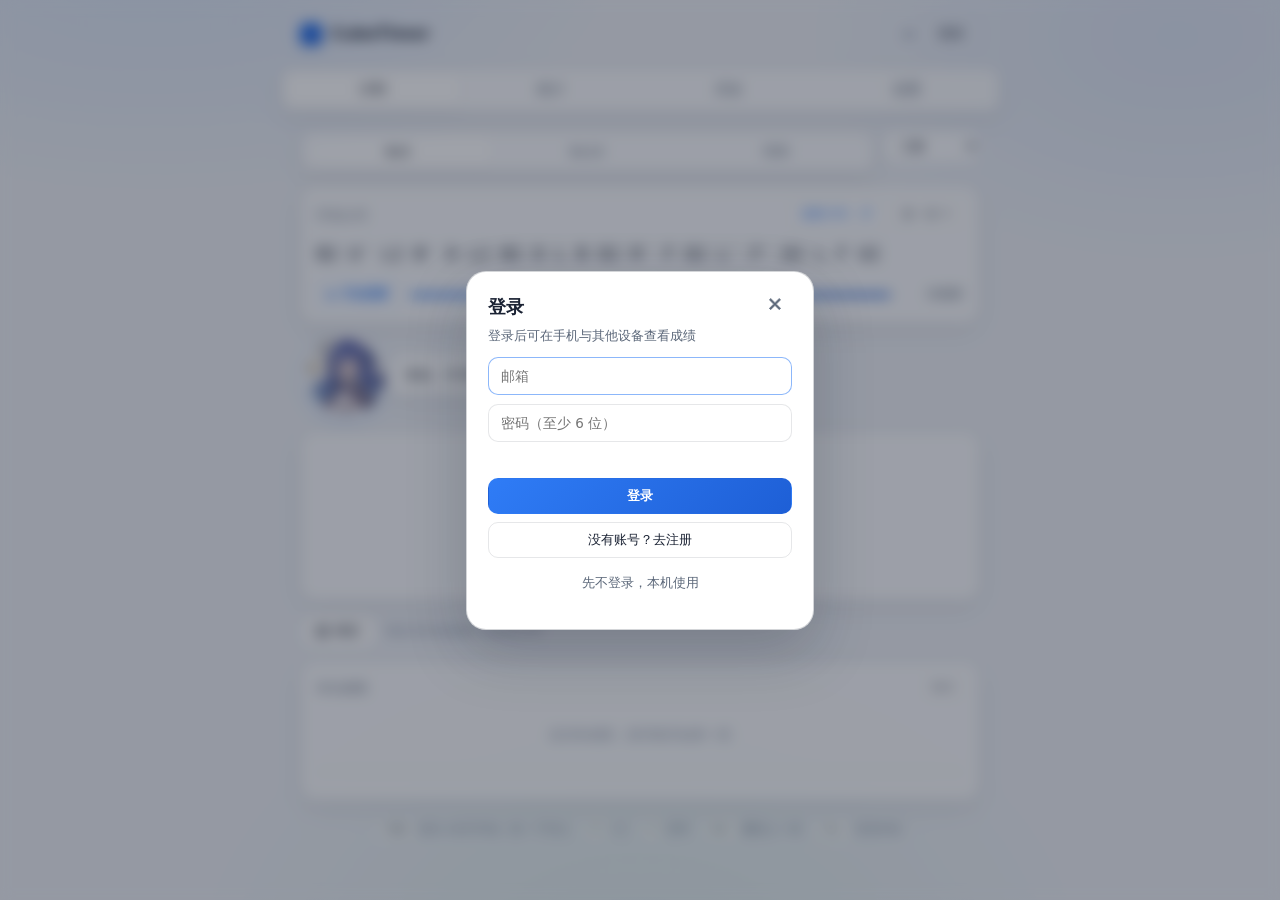
<file: cloudflare/index.html>
<!DOCTYPE html>
<html lang="zh-CN">
<head>
<meta charset="utf-8">
<meta name="viewport" content="width=device-width,initial-scale=1,viewport-fit=cover">
<meta name="theme-color" content="#f4f6fa">
<meta name="apple-mobile-web-app-capable" content="yes">
<meta name="apple-mobile-web-app-status-bar-style" content="default">
<title>CubeTimer · 魔方计时</title>
<link rel="manifest" href="manifest.json">
<link rel="icon" href="icon.svg" type="image/svg+xml">
<link rel="stylesheet" href="style.css">
</head>
<body>

<div class="glow"></div>

<header class="topbar">
  <div class="brand">
    <span class="logo"></span>
    <span>CubeTimer</span>
  </div>
  <div class="top-actions">
    <span id="sync-dot" class="sync-dot" title="同步状态"></span>
    <button id="btn-auth" class="btn ghost">登录</button>
  </div>
</header>

<nav class="tabs" id="tabs">
  <button class="tab on" data-view="timer">计时</button>
  <button class="tab" data-view="stats">统计</button>
  <button class="tab" data-view="history">历史</button>
  <button class="tab" data-view="settings">设置</button>
</nav>

<!-- ============ 计时 ============ -->
<section class="view on" id="view-timer">

  <div class="mode-row">
    <div class="segmented" id="mode">
      <button class="on" data-mode="bo5">Bo5</button>
      <button data-mode="bo10">Bo10</button>
      <button data-mode="free">自由</button>
    </div>
    <div class="event-row">
      <select id="event" class="sel">
        <option value="3x3">三阶</option>
        <option value="2x2">二阶</option>
        <option value="4x4">四阶</option>
        <option value="OH">单手三阶</option>
      </select>
    </div>
  </div>

  <div class="card scramble-card">
    <div class="card-head">
      <span class="label">打乱公式</span>
      <span style="display:flex;gap:7px">
        <button id="btn-inspect" class="mini" title="观察计时开关">观察计时：开</button>
        <button id="btn-new-scramble" class="mini" title="换一条">换一条 ↻</button>
      </span>
    </div>
    <div id="scramble" class="scramble">—</div>
    <div class="inspect">
      <button id="btn-begin" class="mini begin" title="开始 15 秒观察倒计时">▶ 开始观察</button>
      <div class="inspect-bar"><i id="inspect-fill"></i></div>
      <span id="inspect-text" class="inspect-text">待观察</span>
    </div>
  </div>

  <!-- 打招呼的看板娘：点击可换一句话 -->
  <div class="mascot-tip" id="mascot-tip" title="点我换一句">
    <img src="mascot-chibi.png" alt="看板娘">
    <div class="tip-bubble"><span id="tip-text">加油，今天的 PB 在等你！</span><i class="tip-tail"></i></div>
  </div>

  <div id="timer-box" class="timer-box">
    <div id="display" class="display">0.00</div>
    <div id="hint" class="hint">空格 / 点击开始</div>
  </div>

  <div id="lock-bar" class="lock-bar">
    <button id="btn-lock" class="btn lock">
      <span class="lock-ico"></span><span id="lock-text">锁定</span>
    </button>
    <span class="lock-tip">锁定后其他按键不会影响计时</span>
  </div>

  <div class="card">
    <div class="card-head">
      <span class="label">本次成绩</span>
      <span id="bo-tag" class="tag">Bo5</span>
    </div>
    <div id="solves" class="solves"></div>
    <div id="bo-result" class="bo-result"></div>
  </div>

  <div class="keyhint">
    <div><kbd>空格</kbd>按住→松开开始 · 按一下停止</div>
    <div><kbd>D</kbd>+2</div>
    <div><kbd>X</kbd>DNF</div>
    <div><kbd>Del</kbd>删除上一把</div>
    <div><kbd>Esc</kbd>结束本轮</div>
  </div>
</section>

<!-- ============ 统计 ============ -->
<section class="view" id="view-stats">
  <div class="cards">
    <div class="card stat-card">
      <div class="stat-label">最快</div>
      <div class="stat-val best" id="st-best">—</div>
    </div>
    <div class="card stat-card">
      <div class="stat-label">最慢</div>
      <div class="stat-val worst" id="st-worst">—</div>
    </div>
    <div class="card stat-card">
      <div class="stat-label">全部平均</div>
      <div class="stat-val" id="st-mean">—</div>
    </div>
    <div class="card stat-card">
      <div class="stat-label">去极值平均</div>
      <div class="stat-val" id="st-trim">—</div>
      <div class="stat-sub">去掉最快最慢</div>
    </div>
    <div class="card stat-card">
      <div class="stat-label">Ao5</div>
      <div class="stat-val" id="st-ao5">—</div>
      <div class="stat-sub" id="st-ao5-best">最佳 —</div>
    </div>
    <div class="card stat-card">
      <div class="stat-label">Ao12</div>
      <div class="stat-val" id="st-ao12">—</div>
      <div class="stat-sub" id="st-ao12-best">最佳 —</div>
    </div>
  </div>

  <div class="card">
    <div class="card-head">
      <span class="label">成绩趋势</span>
      <span style="display:flex;gap:6px;flex-wrap:wrap;justify-content:flex-end">
        <span class="mini-seg" id="chart-metric">
          <button class="on" data-k="mean">平均</button>
          <button data-k="best">最快</button>
          <button data-k="worst">最慢</button>
          <button data-k="count">次数</button>
        </span>
        <span class="mini-seg" id="chart-mode">
          <button class="on" data-m="day">按天</button>
          <button data-m="month">按月</button>
        </span>
      </span>
    </div>
    <canvas id="chart" class="chart"></canvas>
    <div id="trend-meta" class="desc" style="text-align:center;margin-top:6px"></div>
  </div>

  <!-- 指定日期查询 -->
  <div class="card">
    <div class="card-head">
      <span class="label">指定日期</span>
      <span style="display:flex;gap:6px;align-items:center">
        <button id="day-prev" class="mini" title="前一天">‹</button>
        <input id="day-pick" class="inp inp-date" type="date">
        <button id="day-next" class="mini" title="后一天">›</button>
      </span>
    </div>
    <div class="cards" style="margin:0 0 4px">
      <div class="card stat-card"><div class="stat-label">当天把数</div><div class="stat-val" id="d-count">—</div></div>
      <div class="card stat-card"><div class="stat-label">当天最快</div><div class="stat-val best" id="d-best">—</div></div>
      <div class="card stat-card"><div class="stat-label">当天平均</div><div class="stat-val" id="d-mean">—</div></div>
      <div class="card stat-card"><div class="stat-label">去极值平均</div><div class="stat-val" id="d-trim">—</div></div>
    </div>
    <div id="day-list" class="solve-list"></div>
  </div>

  <div class="card">
    <div class="card-head"><span class="label">按天统计</span></div>
    <div id="daily" class="daily"></div>
  </div>
</section>

<!-- ============ 历史 ============ -->
<section class="view" id="view-history">
  <div class="filter-row">
    <select id="filter-event" class="sel">
      <option value="">全部项目</option>
      <option value="3x3">三阶</option>
      <option value="2x2">二阶</option>
      <option value="4x4">四阶</option>
      <option value="OH">单手三阶</option>
    </select>
    <button id="btn-export" class="btn ghost">导出 CSV</button>
  </div>
  <div id="history" class="history"></div>

</section>

<!-- ============ 设置 ============ -->
<section class="view" id="view-settings">
  <div class="card">
    <div class="card-head"><span class="label">云端同步</span><span id="cfg-state" class="tag">未配置</span></div>
    <p class="desc">填写 Supabase 项目信息后即可多设备同步。未配置时数据保存在本机浏览器。</p>
    <p class="desc" style="margin-top:-4px">⚠️ 配置保存在<strong>当前浏览器</strong>且<strong>按网址隔离</strong>——请固定用同一网址访问（推荐桌面上的「启动计时器.bat」，永远走
      <code id="cfg-origin" style="user-select:all">http://127.0.0.1:8902</code>）。换了网址（如双击打开）需重新配置一次。</p>
    <p class="desc" style="margin-top:-4px">💡 想彻底免重复填写：把 URL 和 key 写进同目录的 <code>supabase-config.js</code>，任何网址打开都会自动读取。</p>
    <input id="cfg-url" class="inp" placeholder="Supabase 项目 URL：https://xxxx.supabase.co" autocomplete="off">
    <input id="cfg-key" class="inp" placeholder="Publishable key：sb_publishable_…（控制台 API Keys 复制）" autocomplete="off">
    <button id="btn-save-cfg" class="btn primary">保存配置</button>
    <div class="row" style="margin-top:14px;gap:8px">
      <button id="btn-sync-now" class="btn ghost">立即同步</button>
      <button id="btn-sync-all" class="btn ghost" title="把本机全部成绩重新上传一次">全量重新上传</button>
      <button id="btn-diag" class="btn ghost" title="检查本机能否连上云端">连接诊断</button>
      <button id="btn-restore-bk" class="btn ghost" title="从本机备份找回成绩">从本机备份恢复</button>
      <span id="sync-msg" class="desc" style="margin:0">上传本机成绩并拉取云端数据</span>
    </div>
  </div>

  <div class="card">
    <div class="card-head"><span class="label">计时偏好</span></div>
    <label class="row"><span>按住时长（松开即开始）</span>
      <select id="pref-start" class="sel sm">
        <option value="0">无（按住即就绪）</option>
        <option value="200">0.2 秒</option>
        <option value="500" selected>0.5 秒</option>
        <option value="1000">1 秒</option>
      </select>
    </label>
    <label class="row"><span>观察计时</span>
      <select id="pref-inspect" class="sel sm">
        <option value="1" selected>开启（WCA 15s）</option>
        <option value="0">关闭</option>
      </select>
    </label>
    <label class="row"><span>声音反馈</span>
      <select id="pref-sound" class="sel sm">
        <option value="1" selected>开启</option>
        <option value="0">关闭</option>
      </select>
    </label>
  </div>

  <div class="card danger-zone">
    <div class="card-head"><span class="label">数据</span></div>
    <p class="desc">清空本机所有成绩，账号云端数据不受影响。</p>
    <button id="btn-clear" class="btn danger">清空本机数据</button>
  </div>

  <div class="card">
    <div class="card-head"><span class="label">数据备份</span></div>
    <p class="desc">导出 JSON 可完整保留打乱、罚时和账号归属信息；导入时会按记录 ID 合并，重复导入不会产生重复成绩。</p>
    <div class="row" style="gap:8px;flex-wrap:wrap;justify-content:flex-start">
      <button id="btn-export-json" class="btn ghost">导出 JSON</button>
      <button id="btn-import-json" class="btn ghost">导入 JSON</button>
      <input id="import-json-file" type="file" accept=".json,application/json" hidden>
    </div>
  </div>

  <p class="ver">CubeTimer v1.0 · 数据仅存于你的账号</p>

  <!-- 设置页装饰立绘 -->
  <div class="settings-mascot"><img src="mascot-full.jpg" alt="看板娘"></div>
</section>

<!-- ============ 登录弹窗 ============ -->
<div id="auth-modal" class="modal">
  <div class="modal-card">
    <div class="modal-head">
      <h2 id="auth-title">登录</h2>
      <button id="auth-close" class="icon-btn">✕</button>
    </div>
    <p id="auth-sub" class="desc">登录后可在手机与其他设备查看成绩</p>
    <input id="auth-email" class="inp" type="email" placeholder="邮箱" autocomplete="email">
    <input id="auth-pass" class="inp" type="password" placeholder="密码（至少 6 位）" autocomplete="current-password">
    <div id="auth-msg" class="msg"></div>
    <button id="auth-submit" class="btn primary block">登录</button>
    <button id="auth-switch" class="btn ghost block">没有账号？去注册</button>
    <button id="auth-skip" class="btn text block">先不登录，本机使用</button>
  </div>
</div>

<div id="pb-party" class="pb-party">
  <img id="pb-img" src="ds-chan.png" alt="">
  <div class="pb-bubble"><span id="pb-text">New PB!</span><span class="pb-thumb"></span></div>
</div>

<div id="toast" class="toast"></div>

<script src="supabase-config.js"></script>
<script src="scramble.js"></script>
<script src="store.js"></script>
<script src="app.js"></script>
</body>
</html>
</file>
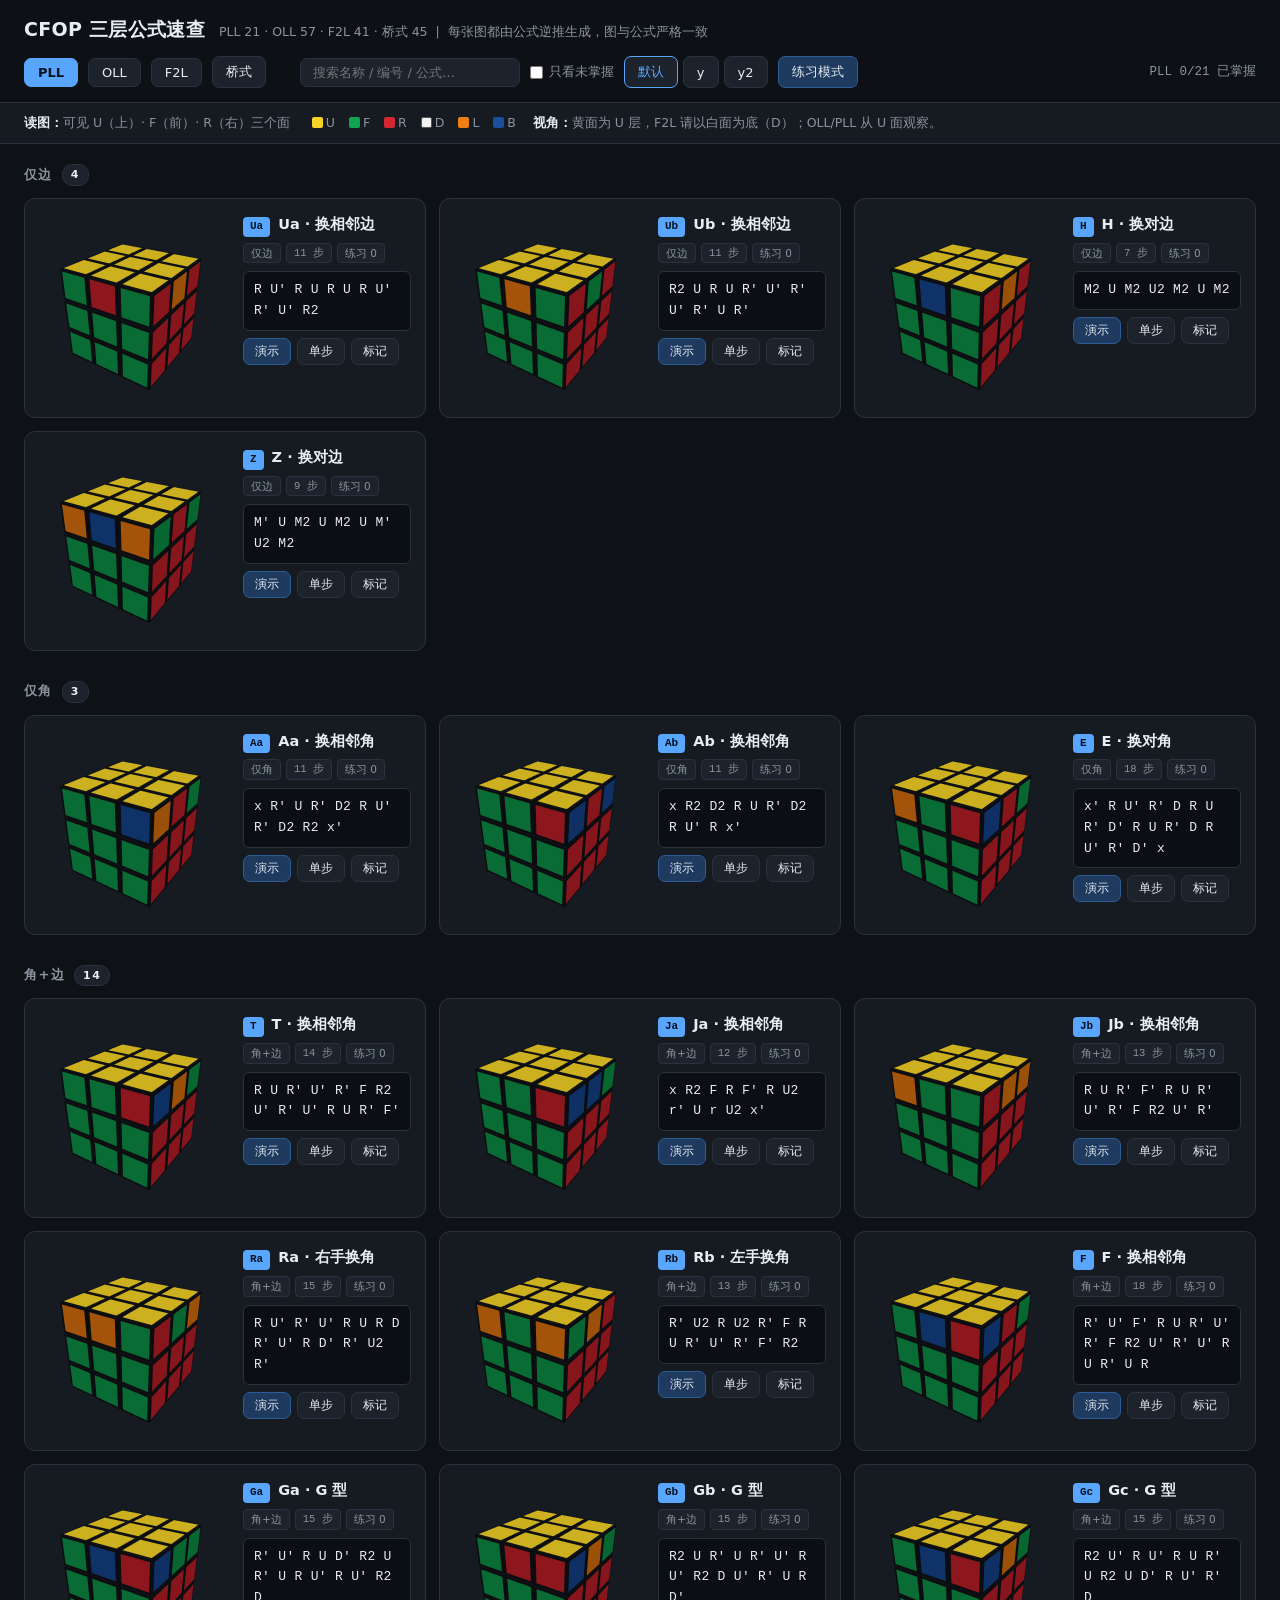
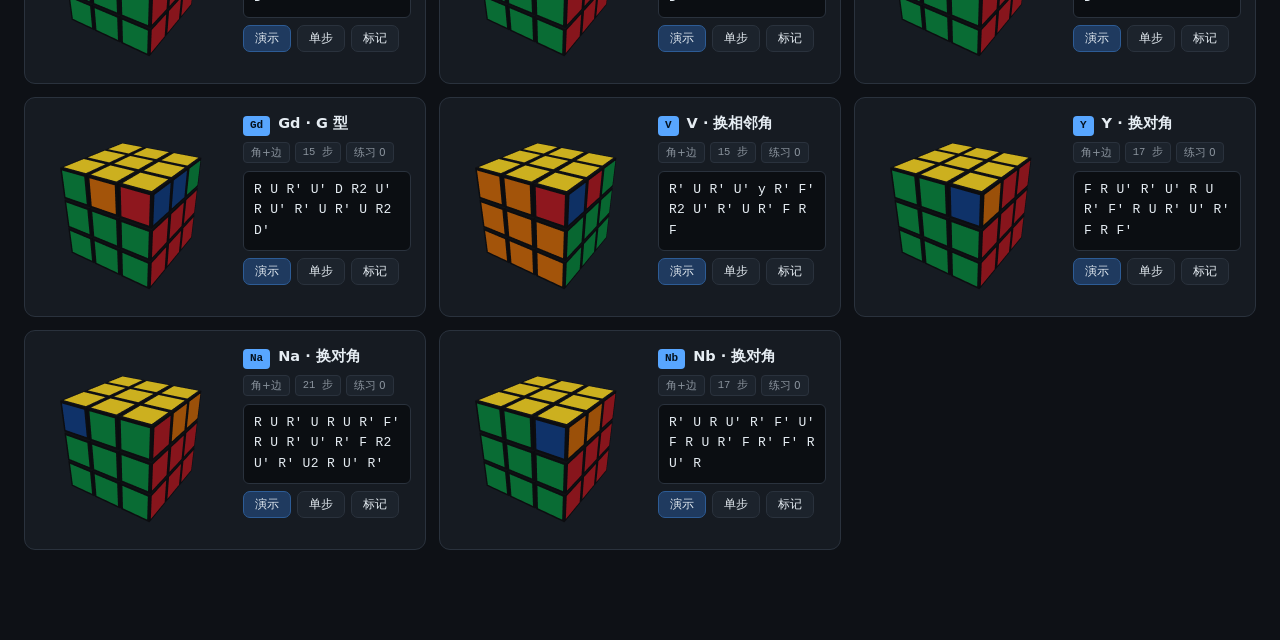
<file: cfop/CFOP公式学习.html>
<!DOCTYPE html>
<html lang="zh-CN">
<head>
<meta charset="utf-8">
<meta name="viewport" content="width=device-width,initial-scale=1">
<title>CFOP 三层公式 · PLL / OLL / F2L + 桥式扩展</title>
<link rel="icon" href="icon.svg" type="image/svg+xml">
<style>
:root {
  --bg: #0e1116;
  --panel: #161b22;
  --panel2: #1c232c;
  --line: #2a323d;
  --fg: #e6edf3;
  --dim: #8b949e;
  --acc: #58a6ff;
  --ok: #3fb950;
  --warn: #d29922;
}
* { box-sizing: border-box; margin: 0; padding: 0; }
body {
  background: var(--bg);
  color: var(--fg);
  font-family: "PingFang SC", "Microsoft YaHei", system-ui, -apple-system, sans-serif;
  line-height: 1.6;
}
code, .alg { font-family: "SF Mono", Consolas, "Courier New", monospace; }

/* 顶栏 */
header {
  position: sticky; top: 0; z-index: 20;
  background: rgba(14,17,22,.92);
  backdrop-filter: blur(12px);
  border-bottom: 1px solid var(--line);
  padding: 14px 24px;
}
.title { display: flex; align-items: baseline; gap: 14px; flex-wrap: wrap; }
.title h1 { font-size: 19px; font-weight: 650; letter-spacing: .3px; }
.title p { color: var(--dim); font-size: 12.5px; }
.ctrls { display: flex; gap: 10px; align-items: center; margin-top: 12px; flex-wrap: wrap; }

.tab, .btn, .vbtn {
  background: var(--panel2); color: var(--fg);
  border: 1px solid var(--line); border-radius: 7px;
  padding: 6px 13px; font-size: 13px; cursor: pointer;
  transition: .15s; font-family: inherit;
}
.tab:hover, .btn:hover, .vbtn:hover { border-color: var(--acc); color: var(--acc); }
.tab.on { background: var(--acc); color: #05121f; border-color: var(--acc); font-weight: 600; }
.vbtn.on { border-color: var(--acc); color: var(--acc); }
.btn.master.on { border-color: var(--ok); color: var(--ok); }
.btn.play { background: #1f3a5f; border-color: #2d5c96; }

input[type=search] {
  background: var(--panel2); border: 1px solid var(--line); border-radius: 7px;
  padding: 6px 12px; color: var(--fg); font-size: 13px; min-width: 220px;
  font-family: inherit;
}
input[type=search]:focus { outline: none; border-color: var(--acc); }
label.chk { display: flex; align-items: center; gap: 6px; color: var(--dim); font-size: 13px; cursor: pointer; }
#stat { margin-left: auto; color: var(--dim); font-size: 12.5px; font-family: "SF Mono", Consolas, monospace; }

/* 说明条 */
.legend {
  padding: 10px 24px; background: var(--panel);
  border-bottom: 1px solid var(--line);
  font-size: 12.5px; color: var(--dim);
}
.legend b { color: var(--fg); font-weight: 600; }
.legend .sw { display: inline-block; width: 11px; height: 11px; border-radius: 2px; margin: 0 3px 0 10px; vertical-align: -1px; }

/* 分组 */
main { padding: 20px 24px 60px; }
.group { margin-bottom: 30px; }
.group h2 {
  font-size: 13px; color: var(--dim); font-weight: 600;
  letter-spacing: 1.4px; text-transform: uppercase;
  margin-bottom: 12px; display: flex; align-items: center; gap: 9px;
}
.group h2 em {
  font-style: normal; background: var(--panel2); border: 1px solid var(--line);
  border-radius: 10px; padding: 1px 8px; font-size: 11px; color: var(--fg);
}
.grid {
  display: grid; gap: 13px;
  grid-template-columns: repeat(auto-fill, minmax(340px, 1fr));
}

/* 卡片 */
.card {
  background: var(--panel); border: 1px solid var(--line);
  border-radius: 11px; padding: 14px;
  display: flex; gap: 14px; align-items: flex-start;
  transition: .15s;
}
.card:hover { border-color: #3d4757; }
.fig { flex-shrink: 0; position: relative; }
.cube-box { width: 190px; height: 190px; position: relative; }
.cube-svg { display: block; }
.st { stroke: #0b0e12; stroke-width: .7; }
.stepbadge {
  position: absolute; top: 4px; left: 50%; transform: translateX(-50%);
  background: var(--acc); color: #05121f; font-size: 11.5px; font-weight: 600;
  padding: 2px 9px; border-radius: 11px; font-family: "SF Mono", Consolas, monospace;
  white-space: nowrap;
}
.info { flex: 1; min-width: 0; }
.head { display: flex; align-items: baseline; gap: 8px; flex-wrap: wrap; margin-bottom: 6px; }
.id {
  background: var(--acc); color: #05121f; font-size: 11px; font-weight: 700;
  padding: 1px 7px; border-radius: 4px;
  font-family: "SF Mono", Consolas, monospace;
}
.nm { font-size: 14.5px; font-weight: 600; }
.tags { display: flex; gap: 5px; flex-wrap: wrap; margin-bottom: 8px; }
.tag {
  background: var(--panel2); border: 1px solid var(--line); color: var(--dim);
  font-size: 10.5px; padding: 1px 7px; border-radius: 4px;
}
.tag.warn { color: var(--warn); border-color: #4a3c14; }
.tag.weak { color: var(--warn); border-color: #6b531a; }
.tag.moves { font-family: "SF Mono", Consolas, monospace; }
.alg {
  background: #0b0e12; border: 1px solid var(--line); border-radius: 6px;
  padding: 8px 10px; font-size: 13px; letter-spacing: .3px;
  word-break: break-all; user-select: all; margin-bottom: 7px;
}
.note { color: var(--dim); font-size: 12px; margin-bottom: 9px; line-height: 1.5; }
.acts { display: flex; gap: 6px; }
.acts .btn { padding: 4px 11px; font-size: 12px; }

.empty { color: var(--dim); text-align: center; padding: 60px 0; }

/* 练习模式 */
#practice { padding: 26px 24px 60px; text-align: center; }
#pTitle { font-size: 15px; color: var(--dim); margin-bottom: 16px; }
#pCube { display: inline-block; margin-bottom: 18px; }
#pChoices { display: flex; gap: 7px; justify-content: center; flex-wrap: wrap; max-width: 900px; margin: 0 auto 20px; }
.btn.choice { font-size: 12.5px; padding: 5px 12px; }
.btn.choice.wrong { border-color: #d14343; color: #d14343; }

/* 3D 快照图 */
.cube-box img { display: block; width: 190px; height: 190px; }
.cube-box.snap { cursor: zoom-in; }

/* 3D 查看器浮层 */
.viewer {
  position: fixed; inset: 0; z-index: 60;
  background: rgba(4,7,11,.84);
  display: flex; align-items: center; justify-content: center;
}
.viewer-panel {
  background: var(--panel); border: 1px solid var(--line); border-radius: 14px;
  padding: 16px 18px; text-align: center; max-width: 94vw;
  box-shadow: 0 18px 60px rgba(0,0,0,.5);
}
.viewer-title { font-size: 15px; font-weight: 600; margin-bottom: 2px; text-align: left; }
.viewer-alg {
  background: #0b0e12; border: 1px solid var(--line); border-radius: 6px;
  padding: 6px 10px; font-size: 12.5px; color: var(--dim); text-align: left;
  font-family: "SF Mono", Consolas, monospace; margin: 6px 0 10px;
  max-width: 430px; word-break: break-all; user-select: all;
}
.viewer-stage {
  width: min(400px, 84vw); height: min(380px, 58vh); margin: 0 auto;
  touch-action: none; cursor: grab;
}
.viewer-stage:active { cursor: grabbing; }
.viewer-ctrls { display: flex; gap: 8px; justify-content: center; flex-wrap: wrap; margin-top: 12px; }
.viewer-hint { color: #55627a; font-size: 11px; margin-top: 8px; }

/* 练习模式 3D */
#pCube { display: inline-block; margin-bottom: 6px; touch-action: none; cursor: grab; }
#pCtrls { display: flex; gap: 8px; justify-content: center; margin-bottom: 16px; }


</style>
</head>
<body>

<header>
  <div class="title">
    <h1>CFOP 三层公式速查</h1>
    <p>PLL 21 · OLL 57 · F2L 41 · 桥式 45 &nbsp;|&nbsp; 每张图都由公式逆推生成，图与公式严格一致</p>
  </div>
  <div class="ctrls">
    <button class="tab on" data-tab="pll">PLL</button>
    <button class="tab" data-tab="oll">OLL</button>
    <button class="tab" data-tab="f2l">F2L</button>
    <button class="tab" data-tab="bridge">桥式</button>
    <span style="width:14px"></span>
    <input type="search" id="search" placeholder="搜索名称 / 编号 / 公式…">
    <label class="chk"><input type="checkbox" id="onlyTodo"> 只看未掌握</label>
    <span class="vbtn-group" style="display:flex;gap:5px">
      <button class="vbtn on" data-rot="">默认</button>
      <button class="vbtn" data-rot="y">y</button>
      <button class="vbtn" data-rot="y2">y2</button>
    </span>
    <button class="btn play" id="practiceBtn">练习模式</button>
    <span id="stat"></span>
  </div>
</header>

<div class="legend">
  <b>读图：</b>可见 U（上）· F（前）· R（右）三个面 &nbsp;
  <span class="sw" style="background:#F5D327"></span>U
  <span class="sw" style="background:#12A150"></span>F
  <span class="sw" style="background:#D22630"></span>R
  <span class="sw" style="background:#F2F2F2;border:1px solid #555"></span>D
  <span class="sw" style="background:#F07E13"></span>L
  <span class="sw" style="background:#1B4E9B"></span>B
  　<b>视角：</b>黄面为 U 层，F2L 请以白面为底（D）；OLL/PLL 从 U 面观察。
</div>

<main id="main"></main>

<section id="practice" hidden>
  <div id="pTitle"></div>
  <div id="pCube"></div>
  <div id="pCtrls" hidden>
    <button class="btn play" id="pPlay">▶ 演示公式</button>
    <button class="btn" id="pReset">↺ 复位</button>
  </div>
  <div id="pChoices"></div>
  <button class="btn" id="reveal">看答案</button>
  <button class="btn" id="exitPractice">退出练习</button>
</section>

<script>
/* =========================================================
   三阶魔方引擎 —— 纯前端，无依赖
   1) 状态模型：54 个贴纸，用「原始法向量」记录颜色来源
   2) 转动：支持 U D L R F B / M E S / r l u d f b / x y z，含 ' 与 2
   3) 渲染：等轴测投影出 U / F / R 三面 SVG
   4) 反推：由公式逆推「该公式对应的打乱状态」，保证图 formula 一致
   ========================================================= */

/* ---------- 面定义 ---------- */
const FACES = {
  U: { n: [0, 1, 0], r: [1, 0, 0], u: [0, 0, -1], color: '#F5D327', name: 'U' },
  R: { n: [1, 0, 0], r: [0, 0, -1], u: [0, 1, 0], color: '#D22630', name: 'R' },
  F: { n: [0, 0, 1], r: [1, 0, 0], u: [0, 1, 0], color: '#12A150', name: 'F' },
  D: { n: [0, -1, 0], r: [1, 0, 0], u: [0, 0, 1], color: '#F2F2F2', name: 'D' },
  L: { n: [-1, 0, 0], r: [0, 0, 1], u: [0, 1, 0], color: '#F07E13', name: 'L' },
  B: { n: [0, 0, -1], r: [-1, 0, 0], u: [0, 1, 0], color: '#1B4E9B', name: 'B' },
};
const FACE_ORDER = ['U', 'R', 'F', 'D', 'L', 'B'];

/* ---------- 54 个贴纸的坐标 ---------- */
const STICKERS = [];
const STICKER_INDEX = {};   // "Ux,y,z|nx,ny,nz" -> index
let _si = 0;
for (const f of FACE_ORDER) {
  const { n, r, u } = FACES[f];
  for (let row = -1; row <= 1; row++) {
    for (let col = -1; col <= 1; col++) {
      const p = [
        n[0] + r[0] * col + u[0] * row,
        n[1] + r[1] * col + u[1] * row,
        n[2] + r[2] * col + u[2] * row,
      ];
      STICKERS.push({ p, n: n.slice() });
      STICKER_INDEX[`${p[0]},${p[1]},${p[2]}|${n[0]},${n[1]},${n[2]}`] = _si;
      _si++;
    }
  }
}

/* ---------- 向量 / 旋转 ---------- */
const dot = (a, b) => a[0] * b[0] + a[1] * b[1] + a[2] * b[2];

/** 绕主轴旋转 90°（右手定则）。sign=+1 为 +90° */
function rot90(v, axis, sign) {
  const [x, y, z] = v;
  let o;
  if (axis === 'x') o = sign > 0 ? [x, -z, y] : [x, z, -y];
  else if (axis === 'y') o = sign > 0 ? [z, y, -x] : [-z, y, x];
  else o = sign > 0 ? [-y, x, z] : [y, -x, z];
  return o;
}

/* ---------- 转动表 ----------
   每项： { axis, keep(p)->bool, sign }
   sign = 绕正主轴旋转的圈数方向（+90° 为 1）
------------------------------------------------- */
// 面转顺时针 = 绕该面外法向 -90°
const MOVES = {
  U: { axis: 'y', test: (p) => p[1] === 1, sign: -1 },
  D: { axis: 'y', test: (p) => p[1] === -1, sign: 1 },
  R: { axis: 'x', test: (p) => p[0] === 1, sign: -1 },
  L: { axis: 'x', test: (p) => p[0] === -1, sign: 1 },
  F: { axis: 'z', test: (p) => p[2] === 1, sign: -1 },
  B: { axis: 'z', test: (p) => p[2] === -1, sign: 1 },
  // 夹层：M 同 L 方向，E 同 D 方向，S 同 F 方向
  M: { axis: 'x', test: (p) => p[0] === 0, sign: 1 },
  E: { axis: 'y', test: (p) => p[1] === 0, sign: 1 },
  S: { axis: 'z', test: (p) => p[2] === 0, sign: -1 },
  // 宽层
  r: { axis: 'x', test: (p) => p[0] >= 0, sign: -1 },
  l: { axis: 'x', test: (p) => p[0] <= 0, sign: 1 },
  u: { axis: 'y', test: (p) => p[1] >= 0, sign: -1 },
  d: { axis: 'y', test: (p) => p[1] <= 0, sign: 1 },
  f: { axis: 'z', test: (p) => p[2] >= 0, sign: -1 },
  b: { axis: 'z', test: (p) => p[2] <= 0, sign: 1 },
  // 双层 D（Dw = D E）
  Dw: { axis: 'y', test: (p) => p[1] <= 0, sign: 1 },
  // 整体转
  x: { axis: 'x', test: () => true, sign: -1 },
  y: { axis: 'y', test: () => true, sign: -1 },
  z: { axis: 'z', test: () => true, sign: -1 },
};

/* ---------- 状态 ---------- */
/** state[i] = 该位置贴纸的「原始法向量」，即颜色来源 */
function solvedState() {
  return STICKERS.map((s) => s.n.slice());
}
function cloneState(st) { return st.map((v) => v.slice()); }

/** 预计算：每个转动的 贴纸->目标位置 映射 */
const MOVE_MAP = {};
for (const key of Object.keys(MOVES)) {
  const mv = MOVES[key];
  const map = new Array(54);
  for (let i = 0; i < 54; i++) {
    const { p, n } = STICKERS[i];
    if (!mv.test(p)) { map[i] = -1; continue; }
    const np = rot90(p, mv.axis, mv.sign);
    const nn = rot90(n, mv.axis, mv.sign);
    map[i] = STICKER_INDEX[`${np[0]},${np[1]},${np[2]}|${nn[0]},${nn[1]},${nn[2]}`];
  }
  MOVE_MAP[key] = map;
}

function applyMove(state, key) {
  const base = key.replace(/['2]/g, '');
  const map = MOVE_MAP[base];
  if (!map) throw new Error('未知转动: ' + key);
  let times = 1;
  if (key.endsWith('2')) times = 2;
  else if (key.endsWith("'")) times = 3;
  let st = state;
  for (let t = 0; t < times; t++) {
    // 先原样保留未参与该层转动的贴纸，再写入转动后的贴纸
    const out = st.slice();
    for (let i = 0; i < 54; i++) {
      const j = map[i];
      if (j >= 0) out[j] = st[i];
    }
    st = out;
  }
  return st;
}

/* ---------- 公式解析 ----------
   支持：空格 / 无空格紧凑写法 / 括号重复 (abc)n / R2' / R'' /
        中文括号与标点 / 全角撇号
------------------------------------------------------------ */
const TURN_LETTERS = 'UDLRFBMESudlrfbxyz';

/** 括号重复展开：(inner)n -> inner inner ... */
function expandParens(s) {
  let guard = 0;
  while (s.indexOf('(') !== -1 && guard++ < 20) {
    const i = s.indexOf('(');
    const j = s.indexOf(')', i);
    if (j === -1) throw new Error('括号不匹配: ' + s);
    const inner = s.slice(i + 1, j);
    let k = j + 1, num = '';
    while (k < s.length && s[k] >= '0' && s[k] <= '9') { num += s[k]; k++; }
    const n = num === '' ? 1 : parseInt(num, 10);
    s = s.slice(0, i) + (inner.trim() + ' ').repeat(n).trim() + s.slice(k);
  }
  if (s.indexOf('(') !== -1 || s.indexOf(')') !== -1) throw new Error('括号不匹配: ' + s);
  return s;
}

/** 扫描解析：字母 + 可选数字 + 可选撇号（可重复） */
const PRIME = String.fromCharCode(39);

function tokenize(s) {
  const toks = [];
  for (let i = 0; i < s.length; i++) {
    const ch = s[i];
    if (ch === ' ' || ch === '\t') continue;
    if (TURN_LETTERS.indexOf(ch) === -1) {
      throw new Error('无法解析字符 "' + ch + '"（位置 ' + i + '）于: ' + s);
    }
    // 兼容 M2' / M'2 / M2'2 三种书写顺序
    let num = '', primes = 0;
    for (let k = 0; k < 2; k++) {
      while (i + 1 < s.length && s[i + 1] >= '0' && s[i + 1] <= '9') { num += s[++i]; }
      while (i + 1 < s.length && s[i + 1] === PRIME) { primes++; i++; }
    }
    let t = ch;
    if (num !== '' && num !== '1') t += num;
    if (primes > 0) {
      // M'2 == M2（转 2 次后再逆 1 次 = 转 1 次的逆）；M'' == M2
      if (num === '2') t = ch;else if (primes >= 2) t = ch + '2';
      else if (num === '3') t = ch + PRIME;
      else t += PRIME;
    }
    toks.push(t);
  }
  return toks;
}

function parseAlg(str) {
  let s = String(str)
    .replace(/[\uFF08\uFF09\u3010\u3011]/g, '()')
    .replace(/[\uFF0C\u3001\uFF1B]/g, ' ')
    .replace(/[\u2018\u2019\u02BC]/g, PRIME)
    .replace(/\s+/g, ' ')
    .trim();
  s = expandParens(s);
  const toks = tokenize(s);
  for (let i = 0; i < toks.length; i++) {
    if (!MOVES[toks[i].split(PRIME).join('').split('2').join('')]) {
      throw new Error('未知转动: ' + toks[i]);
    }
  }
  return toks;
}

function applyAlg(state, alg) {
  let st = cloneState(state);
  for (const t of parseAlg(alg)) st = applyMove(st, t);
  return st;
}

function invertAlg(alg) {
  return parseAlg(alg)
    .slice()
    .reverse()
    .map((t) => {
      const base = t.replace(/['2]/g, '');
      if (t.endsWith('2')) return base + '2';
      if (t.endsWith("'")) return base;
      return base + "'";
    })
    .join(' ');
}

/** 公式对应的「打乱状态」：把公式的逆操作作用在还原状态上 */
function caseFromAlg(alg) {
  return applyAlg(solvedState(), invertAlg(alg));
}

/* ---------- 校验用：读取块位置 ---------- */
const CORNER_POS = [
  [0, 1, 0], [1, 1, 0], [0, 1, 0], [1, 1, 0],   // 占位，下面重建
];
// 用「贴纸集合」定义 8 角 12 棱
const CORNER_DEFS = [
  { pos: [1, 1, 1], faces: ['U', 'R', 'F'] },
  { pos: [-1, 1, 1], faces: ['U', 'F', 'L'] },
  { pos: [-1, 1, -1], faces: ['U', 'L', 'B'] },
  { pos: [1, 1, -1], faces: ['U', 'B', 'R'] },
  { pos: [1, -1, 1], faces: ['D', 'F', 'R'] },
  { pos: [-1, -1, 1], faces: ['D', 'L', 'F'] },
  { pos: [-1, -1, -1], faces: ['D', 'B', 'L'] },
  { pos: [1, -1, -1], faces: ['D', 'R', 'B'] },
];
const EDGE_DEFS = [
  { pos: [1, 1, 0], faces: ['U', 'R'] },
  { pos: [0, 1, 1], faces: ['U', 'F'] },
  { pos: [-1, 1, 0], faces: ['U', 'L'] },
  { pos: [0, 1, -1], faces: ['U', 'B'] },
  { pos: [1, -1, 0], faces: ['D', 'R'] },
  { pos: [0, -1, 1], faces: ['D', 'F'] },
  { pos: [-1, -1, 0], faces: ['D', 'L'] },
  { pos: [0, -1, -1], faces: ['D', 'B'] },
  { pos: [1, 0, 1], faces: ['R', 'F'] },
  { pos: [-1, 0, 1], faces: ['L', 'F'] },
  { pos: [-1, 0, -1], faces: ['L', 'B'] },
  { pos: [1, 0, -1], faces: ['R', 'B'] },
];

function faceletIndexAt(pos, face) {
  const F = FACES[face];
  const rel = [pos[0] - F.n[0], pos[1] - F.n[1], pos[2] - F.n[2]];
  const col = dot(rel, F.r), row = dot(rel, F.u);
  return STICKER_INDEX[`${pos[0]},${pos[1]},${pos[2]}|${F.n[0]},${F.n[1]},${F.n[2]}`] !== undefined
    ? STICKER_INDEX[`${pos[0]},${pos[1]},${pos[2]}|${F.n[0]},${F.n[1]},${F.n[2]}`]
    : -1;
}

/* ---------- 校验工具 ----------
   块的「身份」= 该块三个/两个面的颜色集合（排序后的面名字符串）。
   从某个槽位读出颜色集合，就能唯一确定是哪一块，从而得到真实置换。
------------------------------------------------------------ */

/** 读出某个块位置 pos 上、属于面 f 的贴纸所显示的颜色（面名） */
function colorAt(state, pos, f) {
  const N = FACES[f].n;
  const i = STICKER_INDEX[pos[0] + ',' + pos[1] + ',' + pos[2] + '|' + N[0] + ',' + N[1] + ',' + N[2]];
  if (i === undefined) return null;
  const c = state[i];
  for (const name of FACE_ORDER) {
    const M = FACES[name].n;
    if (c[0] === M[0] && c[1] === M[1] && c[2] === M[2]) return name;
  }
  return null;
}

/** 槽位 -> 落在该槽位的块身份字符串 */
function slotIdentity(state, def) {
  return def.faces.map((f) => colorAt(state, def.pos, f)).sort().join('');
}
/** 定义的块 -> 它本来应是什么身份 */
function defIdentity(def) {
  return def.faces.slice().sort().join('');
}

/** 该槽位是否完全归位（位置对 + 朝向对） */
function slotSolved(state, def) {
  return def.faces.every((f, k) => colorAt(state, def.pos, f) === f);
}

/** 真实置换：pieceSlot[i] = 第 i 块当前所在的槽位下标；-1 表示该块丢失 */
function pieceSlots(state) {
  const cornerSlot = CORNER_DEFS.map((def) => {
    const id = defIdentity(def);
    for (let j = 0; j < CORNER_DEFS.length; j++) {
      if (slotIdentity(state, CORNER_DEFS[j]) === id) return j;
    }
    return -1;
  });
  const edgeSlot = EDGE_DEFS.map((def) => {
    const id = defIdentity(def);
    for (let j = 0; j < EDGE_DEFS.length; j++) {
      if (slotIdentity(state, EDGE_DEFS[j]) === id) return j;
    }
    return -1;
  });
  return { cornerSlot, edgeSlot };
}

/** 校验用状态快照 */
function pieceStatus(state) {
  return {
    corners: CORNER_DEFS.map((d) => ({ pos: d.pos, solved: slotSolved(state, d) })),
    edges: EDGE_DEFS.map((d) => ({ pos: d.pos, solved: slotSolved(state, d) })),
  };
}

/**
 * F2L 是否完好：D 层四角 + 十字四棱 + 中层四棱 全部原位
 * （即「除顶层外全部完成」，OLL / PLL 的前提）
 */
function f2lSolved(state) {
  let bad = 0;
  for (const d of CORNER_DEFS) if (d.pos[1] === -1 && !slotSolved(state, d)) bad++;
  for (const d of EDGE_DEFS) if (d.pos[1] === -1 && !slotSolved(state, d)) bad++;   // 十字
  for (const d of EDGE_DEFS) if (d.pos[1] === 0 && !slotSolved(state, d)) bad++;    // 中层
  return bad === 0;
}

/**
 * 合法的 F2L / 桥式 case：只允许「最后一对角棱」被打散。
 *  - D 层十字必须完好
 *  - D 层角块最多错 1 个（目标槽角）
 *  - 中层棱最多错 1 个（目标槽棱）
 *  - 顶层 4 角 4 棱 可自由错位（那是 U 层，不影响判定）
 */
function f2lCaseValid(state) {
  let badCorner = 0, badMidEdge = 0, badCross = 0;
  for (const d of CORNER_DEFS) if (d.pos[1] === -1 && !slotSolved(state, d)) badCorner++;
  for (const d of EDGE_DEFS) {
    if (d.pos[1] === -1 && !slotSolved(state, d)) badCross++;
    if (d.pos[1] === 0 && !slotSolved(state, d)) badMidEdge++;
  }
  return {
    ok: badCross === 0 && badCorner <= 1 && badMidEdge <= 1,
    badCorner, badMidEdge, badCross,
  };
}

/** U 面是否同色（OLL 完成后 / PLL 的前提） */
function uFaceUniform(state) {
  for (let r = -1; r <= 1; r++) {
    for (let c = -1; c <= 1; c++) {
      if (colorAt(state, [c, 1, -r], 'U') !== 'U') return false;
    }
  }
  return true;
}

/** 置换奇偶性：真实魔方的角、棱置换必须都是偶置换 */
function permutationParity(state) {
  const { cornerSlot, edgeSlot } = pieceSlots(state);
  const parity = (perm) => {
    for (let i = 0; i < perm.length; i++) if (perm[i] < 0) return null;   // 有块丢失
    const a = perm.slice();
    let swaps = 0;
    for (let i = 0; i < a.length; i++) {
      while (a[i] !== i) { const t = a[a[i]]; a[a[i]] = a[i]; a[i] = t; swaps++; }
    }
    return swaps % 2 === 0 ? 0 : 1;
  };
  return { corner: parity(cornerSlot), edge: parity(edgeSlot), cornerSlot, edgeSlot };
}

/** 整体旋转（x/y/z），用于把 case 归一化到标准视角 */
function rotateWhole(state, key) { return applyMove(state, key); }
const Y_ROTATIONS = ['y', "y'", 'y2'];

/* ---------- 渲染 ---------- */
const ISO = (p) => [(p[0] - p[2]) * 0.8660, (p[0] + p[2]) * 0.5 - p[1]];

function colorOfNormal(nn) {
  for (const f of FACE_ORDER) {
    const N = FACES[f].n;
    if (nn[0] === N[0] && nn[1] === N[1] && nn[2] === N[2]) return FACES[f].color;
  }
  return '#888';
}
function faceNameOfNormal(nn) {
  for (const f of FACE_ORDER) {
    const N = FACES[f].n;
    if (nn[0] === N[0] && nn[1] === N[1] && nn[2] === N[2]) return f;
  }
  return '?';
}

const VISIBLE = ['U', 'F', 'R'];

/**
 * 渲染等轴测 SVG
 * @param state 魔方状态
 * @param opts { size, gap, showFaceLabels, highlight:{corners:[],edges:[]}, dimOthers }
 */
function renderCubeSVG(state, opts = {}) {
  const size = opts.size || 180;
  const gap = opts.gap === undefined ? 0.07 : opts.gap;
  const pad = 10;
  const VIS = opts.faces || ['U', 'F', 'R'];

  /* 每个可见贴纸：直接用 STICKERS 里存好的真实 3D 位置，
     再向面内偏移半个贴纸宽度，得到四个角点的 3D 坐标。 */
  const items = [];
  for (let i = 0; i < 54; i++) {
    const st = STICKERS[i];
    const f = faceNameOfNormal(st.n);
    if (VIS.indexOf(f) === -1) continue;
    const F = FACES[f];
    // 面内基向量（单位化后即贴纸的边方向）
    const Rv = F.r, Uv = F.u;
    const half = 0.5 * (1 - gap);
    const corners = [];
    for (const [dc, dr] of [[-1, -1], [1, -1], [1, 1], [-1, 1]]) {
      const c3 = [
        st.p[0] + Rv[0] * dc * half + Uv[0] * dr * half,
        st.p[1] + Rv[1] * dc * half + Uv[1] * dr * half,
        st.p[2] + Rv[2] * dc * half + Uv[2] * dr * half,
      ];
      corners.push(ISO(c3));
    }
    items.push({ f, pts: corners, color: colorOfNormal(state[i]), pos: st.p });
  }

  // 投影包围盒
  let minX = 1e9, maxX = -1e9, minY = 1e9, maxY = -1e9;
  for (const it of items) {
    for (const [x, y] of it.pts) {
      minX = Math.min(minX, x); maxX = Math.max(maxX, x);
      minY = Math.min(minY, y); maxY = Math.max(maxY, y);
    }
  }
  const w = maxX - minX, h = maxY - minY;
  const scale = (size - pad * 2) / Math.max(w, h);
  const ox = pad + (size - pad * 2 - w * scale) / 2 - minX * scale;
  const oy = pad + (size - pad * 2 - h * scale) / 2 - minY * scale;

  // 画家算法：按深度 (x+y+z) 从远到近
  const depth = (p) => p[0] + p[1] + p[2];
  const draw = items.slice().sort((a, b) => depth(b.pos) - depth(a.pos));

  let body = '';
  for (const it of draw) {
    const pts = it.pts.map(([x, y]) => `${(x * scale + ox).toFixed(2)},${(y * scale + oy).toFixed(2)}`).join(' ');
    body += `<polygon points="${pts}" fill="${it.color}" class="st st-${it.f}" data-f="${it.f}"/>`;
  }

  let labels = '';
  if (opts.showFaceLabels) {
    const lab = { U: [0, 2.05, 0], F: [0, -1.9, 0], R: [1.9, 0, 0], D: [0, -1.9, 0], L: [-1.9, 0, 0], B: [0, 0, -1.9] };
    for (const f of VIS) {
      const p = lab[f];
      if (!p) continue;
      const [sx, sy] = ISO(p);
      labels += `<text x="${(sx * scale + ox).toFixed(1)}" y="${(sy * scale + oy).toFixed(1)}" class="flabel" text-anchor="middle" dominant-baseline="central">${f}</text>`;
    }
  }

  return `<svg viewBox="0 0 ${size} ${size}" width="${size}" height="${size}" xmlns="http://www.w3.org/2000/svg" class="cube-svg">
<g class="sticks">${body}</g>${labels}</svg>`;
}

/* 权威公式数据（cubingapp.com / speedcubebattle.com，多源交叉核对）
   所有条目经 audit.js 用魔方群性质校验：
     · 公式能解开由它自身反推的 case
     · case 底层完好（OLL/PLL 严格；F2L/桥式允许最后一对空槽）
     · 角块与棱块置换奇偶性一致（物理可实现）
   ========================================================= */

/* ---------------- PLL 21 ---------------- */
const pll = [
  { id: 'Ua', name: 'Ua · 换相邻边', grp: '仅边', alg: "R U' R U R U R U' R' U' R2" },
  { id: 'Ub', name: 'Ub · 换相邻边', grp: '仅边', alg: "R2 U R U R' U' R' U' R' U R'" },
  { id: 'H', name: 'H · 换对边', grp: '仅边', alg: "M2 U M2 U2 M2 U M2" },
  { id: 'Z', name: 'Z · 换对边', grp: '仅边', alg: "M' U M2 U M2 U M' U2 M2" },
  { id: 'Aa', name: 'Aa · 换相邻角', grp: '仅角', alg: "x R' U R' D2 R U' R' D2 R2 x'" },
  { id: 'Ab', name: 'Ab · 换相邻角', grp: '仅角', alg: "x R2 D2 R U R' D2 R U' R x'" },
  { id: 'E', name: 'E · 换对角', grp: '仅角', alg: "x' R U' R' D R U R' D' R U R' D R U' R' D' x" },
  { id: 'T', name: 'T · 换相邻角', grp: '角+边', alg: "R U R' U' R' F R2 U' R' U' R U R' F'" },
  { id: 'Ja', name: 'Ja · 换相邻角', grp: '角+边', alg: "x R2 F R F' R U2 r' U r U2 x'" },
  { id: 'Jb', name: 'Jb · 换相邻角', grp: '角+边', alg: "R U R' F' R U R' U' R' F R2 U' R'" },
  { id: 'Ra', name: 'Ra · 右手换角', grp: '角+边', alg: "R U' R' U' R U R D R' U' R D' R' U2 R'" },
  { id: 'Rb', name: 'Rb · 左手换角', grp: '角+边', alg: "R' U2 R U2 R' F R U R' U' R' F' R2" },
  { id: 'F', name: 'F · 换相邻角', grp: '角+边', alg: "R' U' F' R U R' U' R' F R2 U' R' U' R U R' U R" },
  { id: 'Ga', name: 'Ga · G 型', grp: '角+边', alg: "R' U' R U D' R2 U R' U R U' R U' R2 D" },
  { id: 'Gb', name: 'Gb · G 型', grp: '角+边', alg: "R2 U R' U R' U' R U' R2 D U' R' U R D'" },
  { id: 'Gc', name: 'Gc · G 型', grp: '角+边', alg: "R2 U' R U' R U R' U R2 U D' R U' R' D" },
  { id: 'Gd', name: 'Gd · G 型', grp: '角+边', alg: "R U R' U' D R2 U' R U' R' U R' U R2 D'" },
  { id: 'V', name: 'V · 换相邻角', grp: '角+边', alg: "R' U R' U' y R' F' R2 U' R' U R' F R F" },
  { id: 'Y', name: 'Y · 换对角', grp: '角+边', alg: "F R U' R' U' R U R' F' R U R' U' R' F R F'" },
  { id: 'Na', name: 'Na · 换对角', grp: '角+边', alg: "R U R' U R U R' F' R U R' U' R' F R2 U' R' U2 R U' R'" },
  { id: 'Nb', name: 'Nb · 换对角', grp: '角+边', alg: "R' U R U' R' F' U' F R U R' F R' F' R U' R" },
];

/* ---------------- OLL 57 ---------------- */
const oll = [
  { id: 1, name: 'Runway', grp: '点', alg: "R U2 R2 F R F' U2 R' F R F'" },
  { id: 2, name: 'Zamboni', grp: '点', alg: "F R U R' U' S R U R' U' f'" },
  { id: 3, name: 'Anti Nazi', grp: '点', alg: "R' F2 R2 U2 R' F R U2 R2 F2 R" },
  { id: 4, name: 'Nazi', grp: '点', alg: "R' F2 R2 U2 R' F' R U2 R2 F2 R" },
  { id: 17, name: 'Slash', grp: '点', alg: "(R U R' U) (R' F R F') U2 (R' F R F')" },
  { id: 18, name: 'Crown', grp: '点', alg: "R U2 R2 F R F' U2 M' U R U' r'" },
  { id: 19, name: 'Bunny', grp: '点', alg: "R' U2 F R U R' U' F2 U2 F R" },
  { id: 20, name: 'X', grp: '点', alg: "S R' U' R U R U R U' R' S'" },
  { id: 5, name: 'Lefty Square', grp: '方块', alg: "r' U2 R U R' U r" },
  { id: 6, name: 'Righty Square', grp: '方块', alg: "r U2 R' U' R U' r'" },
  { id: 21, name: 'H', grp: '线', alg: "F (R U R' U') (R U R' U') (R U R' U') F'" },
  { id: 22, name: 'Pi', grp: '线', alg: "R U2 R2 U' R2 U' R2 U2 R" },
  { id: 23, name: 'Headlights', grp: '线', alg: "R2 D R' U2 R D' R' U2 R'" },
  { id: 24, name: 'T', grp: '线', alg: "r U R' U' r' F R F'" },
  { id: 25, name: 'Bowtie', grp: '线', alg: "F' r U R' U' r' F R" },
  { id: 26, name: 'Anti Sune', grp: '十字', alg: "R U2 R' U' R U' R'" },
  { id: 27, name: 'Sune', grp: '十字', alg: "R U R' U R U2 R'" },
  { id: 28, name: 'Stealth', grp: '角', alg: "r U R' U' M U R U' R'" },
  { id: 57, name: 'Mummy', grp: '角', alg: "R U R' U' M' U R U' r'" },
  { id: 7, name: 'Lightning', grp: 'Z', alg: "r U R' U R U2 r'" },
  { id: 8, name: 'Reverse Lightning', grp: 'Z', alg: "r' U' R U' R' U2 r" },
  { id: 11, name: 'Downstairs', grp: 'Z', alg: "r' R2 U R' U R U2 R' U M'" },
  { id: 12, name: 'Upstairs', grp: 'Z', alg: "M' (R' U' R U' R' U2 R) U' M" },
  { id: 39, name: 'Fung', grp: 'Z', alg: "L F' L' U' L U F U' L'" },
  { id: 40, name: 'Anti Fung', grp: 'Z', alg: "R' F R U R' U' F' U R" },
  { id: 9, name: 'Kite', grp: '鱼', alg: "(R U R' U') R' F R2 U R' U' F'" },
  { id: 10, name: 'Anti Kite', grp: '鱼', alg: "R U R' U R' F R F' R U2 R'" },
  { id: 35, name: 'Fish Salad', grp: '鱼', alg: "R U2 R2 F R F' R U2 R'" },
  { id: 37, name: 'Mounted Fish', grp: '鱼', alg: "F R U' R' U' R U R' F'" },
  { id: 13, name: 'Gun', grp: '骑士', alg: "F U R U' R2 F' R U R U' R'" },
  { id: 14, name: 'Anti Gun', grp: '骑士', alg: "(R' F R) U (R' F' R) (F U' F')" },
  { id: 15, name: 'Squeegee', grp: '骑士', alg: "l' U' l L' U' L U l' U l" },
  { id: 16, name: 'Anti Squeegee', grp: '骑士', alg: "r U r' R U R' U' r U' r'" },
  { id: 29, name: 'Spotted Chameleon', grp: '笨拙', alg: "r2 D' r U r' D r2 U' r' U' r" },
  { id: 30, name: 'Anti Spotted Chameleon', grp: '笨拙', alg: "F R' F R2 U' R' U' R U R' F2" },
  { id: 41, name: 'Awkward Fish', grp: '笨拙', alg: "R U R' U R U2 R' F R U R' U' F'" },
  { id: 42, name: 'Lefty Awkward Fish', grp: '笨拙', alg: "R' U' R U' R' U2 R F R U R' U' F'" },
  { id: 31, name: 'Couch', grp: 'P', alg: "R' U' F U R U' R' F' R" },
  { id: 32, name: 'Anti Couch', grp: 'P', alg: "L U F' U' L' U L F L'" },
  { id: 43, name: 'Anti P', grp: 'P', alg: "R' U' F' U F R" },
  { id: 44, name: 'P', grp: 'P', alg: "F U R U' R' F'" },
  { id: 33, name: 'Shoelaces', grp: 'T', alg: "(R U R' U') (R' F R F')" },
  { id: 45, name: 'Suit Up', grp: 'T', alg: "F R U R' U' F'" },
  { id: 34, name: 'City', grp: 'C', alg: "f R f' U' r' U' R U M'" },
  { id: 46, name: "Sein' Headlights", grp: 'C', alg: "R' U' R' F R F' U R" },
  { id: 36, name: 'Wario', grp: 'W', alg: "R U R' F' R U R' U' R' F R U' R' F R F'" },
  { id: 38, name: 'Mario', grp: 'W', alg: "R U R' U R U' R' U' R' F R F'" },
  { id: 47, name: 'Anti Breakneck', grp: 'L', alg: "F' (L' U' L U) (L' U' L U) F" },
  { id: 48, name: 'Breakneck', grp: 'L', alg: "F (R U R' U') (R U R' U') F'" },
  { id: 49, name: 'Right Back Squeezy', grp: 'L', alg: "r U' r2 U r2 U r2 U' r" },
  { id: 50, name: 'Right Front Squeezy', grp: 'L', alg: "r' U r2 U' r2 U' r2 U r'" },
  { id: 53, name: 'Frying Pan', grp: 'L', alg: "r' U' R U' R' U R U' R' U2 r" },
  { id: 54, name: 'Anti Frying Pan', grp: 'L', alg: "r U R' U R U' R' U R U2 r'" },
  { id: 51, name: 'Bottlecap', grp: 'I', alg: "F (U R U' R') (U R U' R') F'" },
  { id: 52, name: 'Rice Cooker', grp: 'I', alg: "R' F' U' F U' R U R' U R" },
  { id: 55, name: 'Highway', grp: 'I', alg: "R' F U R U' R2 F' R2 U R' U' R" },
  { id: 56, name: 'Streetlights', grp: 'I', alg: "r U r' U R U' R' U R U' R' r U' r'" },
];

/* ---------------- F2L 41 情况（取「Front Right」即右前槽视角） ---------------- */
const f2l = [
  { id: 1, name: '三步插入', grp: '基本插入', alg: "U R U' R'" },
  { id: 2, name: '三步插入 · 前面式', grp: '基本插入', alg: "F R' F' R" },
  { id: 3, name: '三步插入 · 直角式', grp: '基本插入', alg: "F' U' F" },
  { id: 4, name: '三步插入 · 反手', grp: '基本插入', alg: "R U R'" },
  { id: 5, name: '分离式', grp: '分离', alg: "U' R U R' U2 R U' R'" },
  { id: 6, name: '分离式 · 双层', grp: '分离', alg: "U' r U' R' U R U r'" },
  { id: 7, name: '分离式 · 变体', grp: '分离', alg: "U' R U2 R' U' R U2 R'" },
  { id: 8, name: '分离式 · 转体', grp: '分离', alg: "y' R' U2 R U R' U2 R y" },
  { id: 9, name: '分离式 · 直角', grp: '分离', alg: "U' R U' R' U F' U' F" },
  { id: 10, name: '分离式 · 重复', grp: '分离', alg: "U' R U R' U R U R'" },
  { id: 19, name: '分离式 · 长版', grp: '分离', alg: "U R U2 R' U R U' R'" },
  { id: 20, name: '分离式 · 藏棱', grp: '分离', alg: "U' R U' R2 F R F' R U' R'" },
  { id: 21, name: '分离式 · 重复长', grp: '分离', alg: "U R U R' U R U' R'" },
  { id: 22, name: '分离式 · 双层反手', grp: '分离', alg: "r U' r' U2 r U r'" },
  { id: 11, name: '已相连', grp: '相连', alg: "U' R U2 R' U F' U' F" },
  { id: 12, name: '已相连 · 长版', grp: '相连', alg: "R U' R' U R U' R' U2 R U' R'" },
  { id: 13, name: '已相连 · 转体', grp: '相连', alg: "y' U R' U R U' R' U' R y" },
  { id: 14, name: '已相连 · 短版', grp: '相连', alg: "U' R U' R' U R U R'" },
  { id: 15, name: '已相连 · 十字', grp: '相连', alg: "R U R' U2 R U' R' U R U' R'" },
  { id: 16, name: '已相连 · 前面式', grp: '相连', alg: "R U' R' U2 F' U' F" },
  { id: 17, name: '已相连 · 简洁', grp: '相连', alg: "R U2 R' U' R U R'" },
  { id: 18, name: '已相连 · 转体式', grp: '相连', alg: "y' R' U2 R U R' U' R y" },
  { id: 23, name: '已相连 · 超长', grp: '相连', alg: "U R U' R' U' R U' R' U R U' R'" },
  { id: 24, name: '已相连 · 混合', grp: '相连', alg: "U' R U R2 F R F' R U' R'" },
  { id: 25, name: '角已入槽', grp: '角在槽', alg: "U' R' F R F' R U R'" },
  { id: 26, name: '角已入槽 · 反手', grp: '角在槽', alg: "U R U' R' F R' F' R" },
  { id: 27, name: '角已入槽 · 短版', grp: '角在槽', alg: "R U' R' U R U' R'" },
  { id: 28, name: '角已入槽 · 中式', grp: '角在槽', alg: "R U R' U' F R' F' R" },
  { id: 29, name: '角已入槽 · 反手长', grp: '角在槽', alg: "R' F R F' U R U' R'" },
  { id: 30, name: '角已入槽 · 重复', grp: '角在槽', alg: "R U R' U' R U R'" },
  { id: 31, name: '棱已入槽', grp: '棱在槽', alg: "U' R' F R F' R U' R'" },
  { id: 32, name: '棱已入槽 · 超长', grp: '棱在槽', alg: "U R U' R' U R U' R' U R U' R'" },
  { id: 33, name: '棱已入槽 · 双层', grp: '棱在槽', alg: "U' R U' R' U2 R U' R'" },
  { id: 34, name: '棱已入槽 · 反手', grp: '棱在槽', alg: "U R U R' U2 R U R'" },
  { id: 35, name: '棱已入槽 · 前面式', grp: '棱在槽', alg: "U' R U R' U F' U' F" },
  { id: 36, name: '棱已入槽 · 反手式', grp: '棱在槽', alg: "U F' U' F U' R U R'" },
  { id: 37, name: '角棱同槽', grp: '同槽', alg: "R2 U2 F R2 F' U2 R' U R'" },
  { id: 38, name: '角棱同槽 · 长版', grp: '同槽', alg: "R U' R' U' R U R' U2 R U' R'" },
  { id: 39, name: '角棱同槽 · 简洁', grp: '同槽', alg: "R U' R' U R U2 R' U R U' R'" },
  { id: 40, name: '角棱同槽 · 双层', grp: '同槽', alg: "r U' r' U2 r U r' R U R'" },
  { id: 41, name: '角棱同槽 · 双层反手', grp: '同槽', alg: "R U' R' r U' r' U2 r U r'" },
];

/* ---------------- 桥式（Roux Method）扩展 ----------------
   四步：左桥 → 右桥 → 顶层四角 → 后六棱+四心(6E4C，只用 U/M)
   桥式全程不做整体转动，故大量使用 M 层与双层转。
   ========================================================= */
const bridge = [
  /* —— 通用基本标态（与 CFOP 一致） —— */
  { id: 'B01', name: '右手标态 R U R撇', grp: '基本标态', alg: "R U R'", note: 'CFOP 与桥式通用的右手三步插入' },
  { id: 'B02', name: '右手标态 R U撇 R撇', grp: '基本标态', alg: "R U' R'", note: '右手反手插入' },
  { id: 'B03', name: '左手标态 L撇 U撇 L', grp: '基本标态', alg: "L' U' L", note: '左手三步插入，镜像于 B01' },
  { id: 'B04', name: '左手标态 L撇 U L', grp: '基本标态', alg: "L' U L", note: '左手反手插入' },
  /* —— 桥式新标态：把 R 换成双层 r，可处理「棱在底层、角在 U 层」 —— */
  { id: 'B05', name: '桥式新标态 r U r撇', grp: '桥式标态', alg: "r U r'", note: '关键扩展：棱块在底层时的起手' },
  { id: 'B06', name: '桥式新标态 r U撇 r撇', grp: '桥式标态', alg: "r U' r'", note: '桥式标态的反手方向' },
  { id: 'B07', name: '桥式新标态 l U撇 l撇', grp: '桥式标态', alg: "l U' l'", note: '左手侧对应的桥式标态' },
  { id: 'B08', name: '桥式新标态 l U l撇', grp: '桥式标态', alg: "l U l'", note: '左手侧桥式标态正手' },
  { id: 'B09', name: '桥式标态 l撇 U l', grp: '桥式标态', alg: "l' U l", note: '左手桥式标态' },
  { id: 'B10', name: '桥式标态 r U2 r撇 U r U撇 r撇', grp: '桥式标态', alg: "r U2 r' U r U' r'", note: '纯 U 层 case 的 M 层延伸解法' },
  /* —— M 层标态：桥式第三、四步主力 —— */
  { id: 'B11', name: 'M 层标态 M撇 U M', grp: 'M 层标态', alg: "M' U M", note: '最常见的 M 层过渡，全程高频使用' },
  { id: 'B12', name: 'M 层标态 M U撇 M撇', grp: 'M 层标态', alg: "M U' M'", note: '与 B11 互为逆' },
  { id: 'B13', name: 'M 层标态 M2 U M2', grp: 'M 层标态', alg: "M2 U M2", note: 'M2 为最顺手的中间层手法' },
  { id: 'B14', name: 'M 层标态 M撇 U2 M撇', grp: 'M 层标态', alg: "M' U2 M'", note: 'M 层加 U2 的加长变体' },
  /* —— [r]F 系列：角在顶层、棱并入 —— */
  { id: 'B15', name: 'rF 系列 · F撇', grp: '桥式套路', alg: "F'", note: '棱已在 M 层时的最简形式，1 步完成' },
  { id: 'B16', frag: true, name: 'rF 系列 · r F撇', grp: '桥式套路', alg: "r F'", note: '双层转后再 F 撇入槽' },
  { id: 'B17', name: 'rF 系列 · r2 F撇', grp: '桥式套路', alg: "r2 F'", note: '棱在 M 层但朝向相反时' },
  { id: 'B18', frag: true, name: 'rF 系列 · R撇 U撇 r撇 F撇', grp: '桥式套路', alg: "R' U' r' F'", note: '棱不在 M 层时先调到 M 层' },
  /* —— RF / MF 系列：棱在底层、角并入 —— */
  { id: 'B19', name: 'RF 系列 · R撇 F', grp: '桥式套路', alg: "R' F", note: '棱在底层色向朝下、角在 R 层朝右（最佳）' },
  { id: 'B20', name: 'RF 系列 · R F', grp: '桥式套路', alg: "R F", note: 'R F 系列' },
  { id: 'B21', name: 'RF 系列 · R2 F', grp: '桥式套路', alg: "R2 F", note: 'R2 F 系列' },
  { id: 'B22', frag: true, name: 'MF 系列 · M F', grp: '桥式套路', alg: "M F", note: '角在 DFR、棱在 M 层时的 M 层解法' },
  { id: 'B23', frag: true, name: 'MF 系列 · U2 M F', grp: '桥式套路', alg: "U2 M F", note: '先用 U 调整角位再 M F 入槽' },
  { id: 'B24', name: 'RF 系列 · R U R撇 F', grp: '桥式套路', alg: "R U R' F", note: '角位不佳时的 R 层调整版' },
  /* —— UF2 系列：棱在右边、角在 U 层朝上 —— */
  { id: 'B25', name: 'UF2 系列 · F2', grp: '桥式套路', alg: "F2", note: 'F2 略欠顺手，但配 U 极顺' },
  { id: 'B26', name: 'UF2 系列 · U撇 F2', grp: '桥式套路', alg: "U' F2", note: '也可用 F R撇 F撇 替代，更短' },
  { id: 'B27', name: 'UF2 系列 · U2 F2', grp: '桥式套路', alg: "U2 F2", note: 'U2 F2 系列' },
  /* —— Keyhole 插洞：角或棱已归位可借用 —— */
  { id: 'B28', name: 'Keyhole 角 · D R撇 D撇', grp: 'Keyhole', alg: "D R' D'", note: '桥式 keyhole 比 CFOP 少两步冗余（CFOP 为 D R U R撇 D撇）' },
  { id: 'B29', name: 'Keyhole 角 · R撇 D R', grp: 'Keyhole', alg: "R' D R", note: 'Keyhole 角块插入系列' },
  { id: 'B30', name: 'Keyhole 角 · D R2 D撇', grp: 'Keyhole', alg: "D R2 D'", note: 'Keyhole 角块插入系列' },
  { id: 'B31', frag: true, name: 'Keyhole 棱 · u撇 R', grp: 'Keyhole', alg: "u' R", note: '用双层转 u 做棱块 keyhole' },
  { id: 'B32', name: 'Keyhole 棱 · R2 u R撇 u撇', grp: 'Keyhole', alg: "R2 u R' u'", note: '比 B撇 R2 B 更顺手，且利于观察' },
  { id: 'B33', name: 'Keyhole 棱 · R撇 u R2 u撇', grp: 'Keyhole', alg: "R' u R2 u'", note: '比整体转体写法更顺手' },
  /* —— Step3 顶层四角 —— */
  { id: 'B34', name: 'Step3 顶角朝向 · Sune', grp: 'Step3 顶角', alg: "R U R' U R U2 R'", note: '一次性摆好顶层四角朝向' },
  { id: 'B35', name: 'Step3 顶角朝向 · Anti Sune', grp: 'Step3 顶角', alg: "L' U' L U' L' U2 L", note: '角块朝向的逆向公式' },
  { id: 'B36', name: 'Step3 顶角对齐 · Headlights', grp: 'Step3 顶角', alg: "R2 D (R' U2 R) D' (R' U2 R')", note: '角块朝向与位置一次到位' },
  { id: 'B37', name: 'Step3 顶棱朝向 · M撇 U2 M撇 U2 M撇 U撇 M撇', grp: 'Step3 顶角', alg: "M' U2 M' U2 M' U' M'", note: 'UL、UR、UF、DF 四棱朝向修正' },
  { id: 'B38', name: 'Step3 顶棱朝向 · M2', grp: 'Step3 顶角', alg: "M2", note: '左右两棱朝向一次翻转' },
  /* —— Step4 六棱四面 6E4C 收尾（只用 U 与 M） —— */
  { id: 'B39', name: 'Step4 换棱 · M撇 U M撇', grp: 'Step4 收尾', alg: "M' U M'", note: '最常见的 M 层换棱手法' },
  { id: 'B40', name: 'Step4 顶棱 · (M U)4', grp: 'Step4 收尾', alg: "(M U)4", note: '后六棱朝向：M 层上下翻转法' },
  { id: 'B41', frag: true, name: 'Step4 换棱 · M撇 U (M撇2 U)2', grp: 'Step4 收尾', alg: "M' U (M'2 U)2", note: '桥式第四步棱块归位' },
  { id: 'B42', name: 'Step4 换棱 · M撇2 U M撇2 U2', grp: 'Step4 收尾', alg: "M'2 U M'2 U2", note: '棱块归位变体' },
  { id: 'B43', frag: true, name: 'Step4 大三步 · U2 M U2', grp: 'Step4 收尾', alg: "U2 M U2", note: '上下交换，可把白色棱块直接归位' },
  { id: 'B44', name: 'Step4 大三步 · U2 M2 U2', grp: 'Step4 收尾', alg: "U2 M2 U2", note: '大三步的另一形态' },
  { id: 'B45', name: 'Step4 顶棱 · (M撇 U撇)4', grp: 'Step4 收尾', alg: "(M' U')4", note: 'B40 的逆向' },
];

/* =========================================================
   CFOP 三层 + 桥式扩展 · 交互学习网页
   所有 case 图由公式逆推生成，与公式严格一致
   ========================================================= */

/* ---------- 全局状态 ---------- */
let currentTab = 'pll';

/** 读取「已掌握」列表：数据损坏 / 非数组 / 存储不可用都不能让整页脚本挂掉 */
function loadMastered() {
  try {
    const v = JSON.parse(localStorage.getItem('cfop_mastered') || '[]');
    return Array.isArray(v) ? v.filter((x) => typeof x === 'string') : [];
  } catch (e) {
    return [];
  }
}

let mastered = new Set(loadMastered());
let practiceMode = false;
let practiceQueue = [];
let practiceIdx = 0;
let practiceScore = 0;
let practiceCurrentRecorded = false;

const PRACTICE_STATS_KEY = 'cfop_stats_v1';

function loadPracticeStats() {
  try {
    const raw = JSON.parse(localStorage.getItem(PRACTICE_STATS_KEY) || '{}');
    if (!raw || typeof raw !== 'object' || Array.isArray(raw)) return {};
    const out = {};
    for (const [key, value] of Object.entries(raw)) {
      if (!/^(pll|oll|f2l|bridge):/.test(key) || !value || typeof value !== 'object') continue;
      const attempts = Math.max(0, Math.floor(Number(value.attempts) || 0));
      const correct = Math.min(attempts, Math.max(0, Math.floor(Number(value.correct) || 0)));
      if (attempts) out[key] = { attempts, correct };
    }
    return out;
  } catch (e) {
    return {};
  }
}

function savePracticeStats() {
  try { localStorage.setItem(PRACTICE_STATS_KEY, JSON.stringify(practiceStats)); } catch (e) { /* 忽略 */ }
}

let practiceStats = loadPracticeStats();

function practiceRate(stats) {
  return stats && stats.attempts ? Math.round(stats.correct / stats.attempts * 100) : null;
}

function practiceWeight(item, kind) {
  const stats = practiceStats[kind + ':' + item.id];
  if (!stats || !stats.attempts) return 3;
  const wrong = stats.attempts - stats.correct;
  return 1 + wrong * 3 + (stats.correct === 0 ? 1 : 0) + Math.max(0, 5 - stats.attempts) * 0.2;
}

function buildPracticeQueue(src, kind) {
  // 先随机打散，再按弱项权重排序；每个 case 在一轮中只出现一次。
  return src.slice()
    .sort(() => Math.random() - 0.5)
    .sort((a, b) => practiceWeight(b, kind) - practiceWeight(a, kind));
}

/* ---------- 视角控制 ---------- */
const VIEW = { rot: '' };   // '', 'y', "y'", 'y2'

function rotateIfNeeded(state) {
  return VIEW.rot ? applyMove(state, VIEW.rot) : state;
}

/* ---------- 渲染一个 case ---------- */
function renderCase(item, kind) {
  const wrap = document.createElement('div');
  wrap.className = 'card';

  const key = kind + ':' + item.id;
  const isMastered = mastered.has(key);

  // 图片区
  const figWrap = document.createElement('div');
  figWrap.className = 'fig';
  const box = document.createElement('div');
  box.className = 'cube-box';
  const st = caseFromAlg(item.alg);
  if (CUBE3D_OK) {
    // 3D 快照图（离屏 WebGL 渲染一次，卡片零开销）
    box.classList.add('snap');
    box.title = '点击查看可拖转的 3D 演示';
    const img = document.createElement('img');
    img.alt = item.id;
    box.appendChild(img);
    SNAP_QUEUE.push(rotateIfNeeded(st), (url) => { if (url) img.src = url; else box.classList.remove('snap'); });
    box.onclick = () => openViewer(item);
  } else {
    box.innerHTML = renderCubeSVG(rotateIfNeeded(st), { size: 190 });
  }
  figWrap.appendChild(box);
  wrap.appendChild(figWrap);

  // 文字区
  const info = document.createElement('div');
  info.className = 'info';

  const head = document.createElement('div');
  head.className = 'head';
  head.innerHTML = `<span class="id">${item.id}</span><span class="nm">${item.name}</span>`;
  info.appendChild(head);

  const tags = document.createElement('div');
  tags.className = 'tags';
  const ps = practiceStats[key];
  const rate = practiceRate(ps);
  const weak = ps && ps.attempts && rate < 70;
  tags.innerHTML = `<span class="tag">${item.grp}</span>` +
    (item.frag ? '<span class="tag warn">手法片段 · 需接续</span>' : '') +
    `<span class="tag moves">${parseAlg(item.alg).length} 步</span>` +
    `<span class="tag${weak ? ' weak' : ''}">练习 ${ps ? ps.attempts : 0}${rate != null ? ' · ' + rate + '%' : ''}</span>`;
  info.appendChild(tags);

  const alg = document.createElement('div');
  alg.className = 'alg';
  alg.textContent = parseAlg(item.alg).join(' ');
  info.appendChild(alg);

  if (item.note) {
    const note = document.createElement('div');
    note.className = 'note';
    note.textContent = item.note;
    info.appendChild(note);
  }

  const acts = document.createElement('div');
  acts.className = 'acts';
  const btnPlay = document.createElement('button');
  btnPlay.className = 'btn play';
  btnPlay.textContent = '演示';
  btnPlay.onclick = () => CUBE3D_OK ? openViewer(item, true) : animate(item, box);
  const btnStep = document.createElement('button');
  btnStep.className = 'btn';
  btnStep.textContent = '单步';
  btnStep.onclick = () => CUBE3D_OK ? openViewer(item, false, true) : stepOnce(item, box);
  const btnM = document.createElement('button');
  btnM.className = 'btn master' + (isMastered ? ' on' : '');
  btnM.textContent = isMastered ? '已掌握' : '标记';
  btnM.onclick = () => {
    const k = kind + ':' + item.id;
    if (mastered.has(k)) { mastered.delete(k); btnM.textContent = '标记'; btnM.classList.remove('on'); }
    else { mastered.add(k); btnM.textContent = '已掌握'; btnM.classList.add('on'); }
    localStorage.setItem('cfop_mastered', JSON.stringify([...mastered]));
    updateStat();
  };
  acts.appendChild(btnPlay);
  acts.appendChild(btnStep);
  acts.appendChild(btnM);
  info.appendChild(acts);

  wrap.appendChild(info);
  return wrap;
}

/* ---------- 动画 ---------- */
function animate(item, box) {
  const toks = parseAlg(item.alg);
  let st = caseFromAlg(item.alg);
  if (VIEW.rot) st = rotateIfNeeded(st);
  let i = 0;
  box.innerHTML = renderCubeSVG(st, { size: 190 });
  const badge = document.createElement('div');
  badge.className = 'stepbadge';
  box.appendChild(badge);
  const timer = setInterval(() => {
    if (i >= toks.length) {
      clearInterval(timer);
      badge.textContent = '完成 ✓';
      setTimeout(() => { if (badge.parentNode) badge.parentNode.removeChild(badge); }, 900);
      return;
    }
    st = applyMove(st, toks[i]);
    box.innerHTML = renderCubeSVG(st, { size: 190 });
    const b = document.createElement('div');
    b.className = 'stepbadge';
    b.textContent = toks[i] + '  (' + (i + 1) + '/' + toks.length + ')';
    box.appendChild(b);
    i++;
  }, 620);
}

function stepOnce(item, box) {
  const toks = parseAlg(item.alg);
  let st = box._st || (box._st = rotateIfNeeded(caseFromAlg(item.alg)));
  box._i = box._i || 0;
  if (box._i >= toks.length) { box._i = 0; box._st = rotateIfNeeded(caseFromAlg(item.alg)); st = box._st; }
  st = applyMove(st, toks[box._i]);
  box._st = st; box._i++;
  box.innerHTML = renderCubeSVG(st, { size: 190 });
  const b = document.createElement('div');
  b.className = 'stepbadge';
  b.textContent = toks[box._i - 1] + '  (' + box._i + '/' + toks.length + ')';
  box.appendChild(b);
}

/* ---------- 分组与筛选 ---------- */
function groupsOf(kind) {
  const src = { f2l: f2l, oll: oll, pll: pll, bridge: bridge }[kind];
  const m = new Map();
  for (const it of src) {
    if (!m.has(it.grp)) m.set(it.grp, []);
    m.get(it.grp).push(it);
  }
  return m;
}

function render() {
  const main = document.getElementById('main');
  main.innerHTML = '';
  const q = document.getElementById('search').value.trim().toLowerCase();
  const onlyTodo = document.getElementById('onlyTodo').checked;

  for (const [grp, items] of groupsOf(currentTab)) {
    const list = items.filter((it) => {
      if (q && !(it.name.toLowerCase().includes(q) || String(it.id).toLowerCase().includes(q) || it.alg.toLowerCase().includes(q))) return false;
      if (onlyTodo && mastered.has(currentTab + ':' + it.id)) return false;
      return true;
    });
    if (!list.length) continue;

    const sec = document.createElement('section');
    sec.className = 'group';
    const h = document.createElement('h2');
    h.innerHTML = `<span>${grp}</span><em>${list.length}</em>`;
    sec.appendChild(h);
    const grid = document.createElement('div');
    grid.className = 'grid';
    for (const it of list) grid.appendChild(renderCase(it, currentTab));
    sec.appendChild(grid);
    main.appendChild(sec);
  }
  if (!main.children.length) {
    main.innerHTML = '<div class="empty">没有匹配的条目</div>';
  }
  updateStat();
}

function updateStat() {
  const src = { f2l: f2l, oll: oll, pll: pll, bridge: bridge }[currentTab];
  const n = src.filter((it) => mastered.has(currentTab + ':' + it.id)).length;
  document.getElementById('stat').textContent = `${currentTab.toUpperCase()} ${n}/${src.length} 已掌握`;
}

/* ---------- 练习模式 ---------- */
let practiceCube = null;

function practiceCubeEnsure() {
  if (practiceCube) return practiceCube;
  const box = document.getElementById('pCube');
  practiceCube = new Cube3D(box, { size: 280 });
  document.getElementById('pCtrls').hidden = false;
  return practiceCube;
}

function startPractice() {
  practiceMode = true;
  const src = { f2l: f2l, oll: oll, pll: pll, bridge: bridge }[currentTab];
  practiceQueue = src.filter((it) => !mastered.has(currentTab + ':' + it.id));
  if (!practiceQueue.length) practiceQueue = src.slice();
  practiceQueue = buildPracticeQueue(practiceQueue, currentTab);
  practiceIdx = 0;
  practiceScore = 0;
  practiceCurrentRecorded = false;
  document.getElementById('practice').hidden = false;
  document.getElementById('main').hidden = true;
  drawPractice();
}

function drawPractice() {
  const box = document.getElementById('pCube');
  const it = practiceQueue[practiceIdx];
  practiceCurrentRecorded = false;
  if (CUBE3D_OK) {
    practiceCubeEnsure().setState(rotateIfNeeded(caseFromAlg(it.alg)));
    document.getElementById('pCtrls').hidden = false;
  } else {
    box.innerHTML = renderCubeSVG(rotateIfNeeded(caseFromAlg(it.alg)), { size: 260 });
  }
  document.getElementById('pTitle').textContent = `第 ${practiceIdx + 1} / ${practiceQueue.length} 题 · 正确 ${practiceScore}`;
  const choices = { pll: ['Ua','Ub','H','Z','Aa','Ab','E','T','Ja','Jb','Ra','Rb','F','Ga','Gb','Gc','Gd','V','Y','Na','Nb'],
                    oll: oll.map((o) => o.name), f2l: f2l.map((o) => o.name),
                    bridge: bridge.map((o) => o.name) }[currentTab];
  const wrap = document.getElementById('pChoices');
  wrap.innerHTML = '';
  choices.forEach((c) => {
    const b = document.createElement('button');
    b.className = 'btn choice';
    b.textContent = c;
    b.onclick = () => {
      // PLL 的选项用的是 id（Ua / H / Z …），其他页用的是 name，
      // 两边都要能判对，否则 PLL 练习点了正确答案也不会前进
      const correct = c === it.id || c === it.name;
      if (!practiceCurrentRecorded) {
        practiceCurrentRecorded = true;
        const key = currentTab + ':' + it.id;
        const stats = practiceStats[key] || { attempts: 0, correct: 0 };
        stats.attempts++;
        if (correct) stats.correct++;
        practiceStats[key] = stats;
        savePracticeStats();
        if (correct) practiceScore++;
      }
      if (correct) nextPractice();
      else { b.classList.add('wrong'); setTimeout(() => b.classList.remove('wrong'), 400); }
    };
    wrap.appendChild(b);
  });
}

function nextPractice() {
  practiceIdx++;
  if (practiceIdx >= practiceQueue.length) {
    const weakCount = practiceQueue.filter((it) => {
      const stats = practiceStats[currentTab + ':' + it.id];
      return stats && stats.attempts && stats.correct / stats.attempts < 0.7;
    }).length;
    const rate = practiceQueue.length ? Math.round(practiceScore / practiceQueue.length * 100) : 0;
    document.getElementById('pTitle').textContent =
      `完成！共 ${practiceQueue.length} 题，正确 ${practiceScore}（${rate}%）· 弱项 ${weakCount} 个`;
    document.getElementById('pCube').innerHTML = '';
    document.getElementById('pChoices').innerHTML = '';
    document.getElementById('pCtrls').hidden = true;
    if (practiceCube) { practiceCube.dispose(); practiceCube = null; }
    return;
  }
  drawPractice();
}

function exitPractice() {
  practiceMode = false;
  document.getElementById('practice').hidden = true;
  document.getElementById('main').hidden = false;
  if (practiceCube) { practiceCube.dispose(); practiceCube = null; }
  document.getElementById('pCtrls').hidden = true;
}

/* ---------- 事件绑定 ---------- */
function init() {
  document.querySelectorAll('.tab').forEach((b) => {
    b.onclick = () => {
      document.querySelectorAll('.tab').forEach((x) => x.classList.remove('on'));
      b.classList.add('on');
      currentTab = b.dataset.tab;
      render();
    };
  });
  document.getElementById('search').oninput = render;
  document.getElementById('onlyTodo').onchange = render;
  document.getElementById('practiceBtn').onclick = startPractice;
  document.getElementById('exitPractice').onclick = exitPractice;
  document.getElementById('reveal').onclick = () => {
    const it = practiceQueue[practiceIdx];
    if (!it) return;          // 练习已结束 / 尚未开始：此处没有当前题，避免报错
    alert(`${it.id} ${it.name}\n${parseAlg(it.alg).join(' ')}`);
  };
  document.querySelectorAll('.vbtn').forEach((b) => {
    b.onclick = () => {
      VIEW.rot = b.dataset.rot;
      document.querySelectorAll('.vbtn').forEach((x) => x.classList.remove('on'));
      b.classList.add('on');
      render();
    };
  });
  render();
}

document.addEventListener('DOMContentLoaded', init);

</script>

<!-- ============ 3D 可视化（Three.js，本地离线库） ============ -->
<script src="three.global.js"></script>
<script>
/* =========================================================
   3D 渲染模块
   1) SNAP3D：离屏渲染每个 case 的 3D 快照图（卡片用，零常驻开销）
   2) Cube3D：可拖转、可播放层转动动画的交互 3D（查看器/练习模式用）
   状态模型与上方引擎同源（54 贴纸），保证图与公式严格一致
   ========================================================= */
const CUBE3D_OK = (() => {
  if (typeof THREE === 'undefined') return false;
  try {
    const c = document.createElement('canvas');
    return !!(c.getContext('webgl2') || c.getContext('webgl') || c.getContext('experimental-webgl'));
  } catch (e) { return false; }
})();

const CUBE_NORMALS = { U: [0,1,0], D: [0,-1,0], F: [0,0,1], B: [0,0,-1], R: [1,0,0], L: [-1,0,0] };

/** 通用：搭 27 个 cubie（黑塑料底 + 彩色贴纸面片），返回 cubie 数组 */
function buildCubies(cubeGroup) {
  const plastic = new THREE.MeshStandardMaterial({ color: 0x12141a, roughness: 0.55, metalness: 0.15 });
  const boxGeo = new THREE.BoxGeometry(0.96, 0.96, 0.96);
  const stickerGeo = new THREE.PlaneGeometry(0.82, 0.82);
  const cubies = [];
  for (let x = -1; x <= 1; x++) for (let y = -1; y <= 1; y++) for (let z = -1; z <= 1; z++) {
    const mesh = new THREE.Mesh(boxGeo, plastic);
    mesh.position.set(x, y, z);
    for (const f of FACE_ORDER) {
      const n = CUBE_NORMALS[f];
      const on = (n[0] && n[0] === x) || (n[1] && n[1] === y) || (n[2] && n[2] === z);
      if (!on) continue;
      const p = new THREE.Mesh(stickerGeo, new THREE.MeshStandardMaterial({
        color: new THREE.Color(FACES[f].color), roughness: 0.28, metalness: 0.05,
      }));
      p.position.set(n[0] * 0.485, n[1] * 0.485, n[2] * 0.485);
      // 贴纸 +z 轴严格对齐面法向（lookAt 用世界坐标会倾斜角/棱块上的贴纸）
      p.quaternion.setFromUnitVectors(new THREE.Vector3(0, 0, 1), new THREE.Vector3(n[0], n[1], n[2]));
      p.userData.localN = n.slice();     // cubie 本地坐标中的贴纸法向
      mesh.add(p);
    }
    cubeGroup.add(mesh);
    cubies.push({ mesh });
  }
  return cubies;
}

/** 通用：按 54 贴纸状态给 cubie 贴纸染色 */
const _paintV = typeof THREE !== 'undefined' ? new THREE.Vector3() : null;
function paintCubies(cubies, state) {
  for (const { mesh } of cubies) {
    const p = mesh.position;
    const posKey = Math.round(p.x) + ',' + Math.round(p.y) + ',' + Math.round(p.z);
    for (const child of mesh.children) {
      // 贴纸世界法向 = 本地法向随 cubie 朝向旋转（朝向恒为 90° 的整数倍，可直接取整）
      _paintV.fromArray(child.userData.localN).applyQuaternion(mesh.quaternion);
      const nKey = Math.round(_paintV.x) + ',' + Math.round(_paintV.y) + ',' + Math.round(_paintV.z);
      const idx = STICKER_INDEX[posKey + '|' + nKey];
      if (idx === undefined) continue;
      child.material.color.set(colorOfNormal(state[idx]));
    }
  }
}

function addStdLights(scene) {
  scene.add(new THREE.HemisphereLight(0xffffff, 0x223044, 1.05));
  const key = new THREE.DirectionalLight(0xffffff, 1.6); key.position.set(5, 8, 6); scene.add(key);
  const fill = new THREE.DirectionalLight(0x88aaff, 0.5); fill.position.set(-6, -3, -4); scene.add(fill);
}

/* ---------- 快照渲染器（单例，按需创建） ---------- */
const SNAP3D = (() => {
  if (!CUBE3D_OK) return () => null;
  let r = null, scene, camera, cubies, ok = null;
  function ensure(px) {
    if (ok !== null) return ok;
    try {
      r = new THREE.WebGLRenderer({ antialias: true, alpha: true, preserveDrawingBuffer: true });
      r.setPixelRatio(1);
      r.setSize(px, px);
      scene = new THREE.Scene();
      camera = new THREE.PerspectiveCamera(38, 1, 0.1, 100);
      camera.position.set(4.2, 4.2, 6.4);
      camera.lookAt(0, 0, 0);
      addStdLights(scene);
      const g = new THREE.Group(); scene.add(g);
      cubies = buildCubies(g);
      ok = true;
    } catch (e) { ok = false; }
    return ok;
  }
  return (state, px) => {
    if (!ensure(px * 2)) return null;   // 2x 分辨率保证清晰
    paintCubies(cubies, state);
    r.render(scene, camera);
    return r.domElement.toDataURL('image/png');
  };
})();

/* ---------- 快照任务队列（逐张渲染，不阻塞页面） ---------- */
const SNAP_QUEUE = {
  jobs: [], busy: false,
  push(state, cb) { this.jobs.push([state, cb]); this.drain(); },
  drain() {
    if (this.busy) return;
    this.busy = true;
    const stepFn = () => {
      if (!this.jobs.length) { this.busy = false; return; }
      const [st, cb] = this.jobs.shift();
      cb(SNAP3D(st, 190));
      setTimeout(stepFn, 0);
    };
    setTimeout(stepFn, 0);
  },
};

/* ---------- 交互 3D 魔方 ---------- */
class Cube3D {
  constructor(container, opts = {}) {
    this.size = opts.size || 300;
    this.speed = opts.speed || 260;
    const w = container.clientWidth || this.size;
    const h = container.clientHeight || this.size;
    this.renderer = new THREE.WebGLRenderer({ antialias: true, alpha: true });
    this.renderer.setPixelRatio(Math.min(window.devicePixelRatio || 1, 2));
    this.renderer.setSize(w, h);
    container.appendChild(this.renderer.domElement);

    this.scene = new THREE.Scene();
    this.camera = new THREE.PerspectiveCamera(38, w / h, 0.1, 100);
    this.camera.position.set(4.2, 4.2, 6.4);
    this.camera.lookAt(0, 0, 0);
    addStdLights(this.scene);

    this.wrap = new THREE.Group(); this.scene.add(this.wrap);
    this.cubeGroup = new THREE.Group(); this.wrap.add(this.cubeGroup);
    this.cubies = buildCubies(this.cubeGroup);

    /* 拖动视角（默认 0：相机本身已在 3/4 视角，看到 U/F/R 三面） */
    let yaw = 0, pitch = 0, dragging = false, lx = 0, ly = 0;
    const dom = this.renderer.domElement;
    dom.style.touchAction = 'none';
    dom.addEventListener('pointerdown', (e) => { dragging = true; lx = e.clientX; ly = e.clientY; dom.setPointerCapture(e.pointerId); });
    dom.addEventListener('pointermove', (e) => {
      if (!dragging) return;
      yaw -= (e.clientX - lx) * 0.008; pitch -= (e.clientY - ly) * 0.008;
      pitch = Math.max(-1.35, Math.min(1.35, pitch));
      lx = e.clientX; ly = e.clientY;
    });
    dom.addEventListener('pointerup', () => dragging = false);
    dom.addEventListener('pointercancel', () => dragging = false);
    this._orbit = () => { this.wrap.rotation.set(pitch, yaw, 0, 'YXZ'); };
    this.resetView = () => { yaw = 0; pitch = 0; };

    this.queue = []; this.animating = false; this.state = null; this.onDone = null;
    this._dead = false;
    const loop = () => {
      if (this._dead) return;
      this._orbit();
      this.renderer.render(this.scene, this.camera);
      requestAnimationFrame(loop);
    };
    loop();
  }
  setState(st) { this.state = st; this.paint(); }
  paint() { paintCubies(this.cubies, this.state); }
  play(algStr, onDone) { this.queue = parseAlg(algStr).slice(); this.onDone = onDone || null; this.pump(); }
  pause() { this.queue = []; this.onDone = null; }
  stepToken(tok, onDone) { this.queue = [tok]; this.onDone = onDone || null; this.pump(); }
  pump() {
    if (this.animating) return;
    const tok = this.queue.shift();
    if (!tok) { if (this.onDone) { const f = this.onDone; this.onDone = null; f(); } return; }
    const mv = MOVES[tok.replace(/['2]/g, '')];
    const sel = this.cubies.filter(({ mesh }) => {
      const p = mesh.position;
      return mv.test([Math.round(p.x), Math.round(p.y), Math.round(p.z)]);
    });
    const turns = tok.endsWith('2') ? 2 : tok.endsWith("'") ? 3 : 1;
    const total = mv.sign * turns * Math.PI / 2;   // 面转顺时针 = 绕正轴负方向
    const axis = { x: new THREE.Vector3(1,0,0), y: new THREE.Vector3(0,1,0), z: new THREE.Vector3(0,0,1) }[mv.axis];
    this.animating = true;
    const pivot = new THREE.Group(); this.cubeGroup.add(pivot);
    for (const { mesh } of sel) pivot.attach(mesh);
    const t0 = performance.now(), dur = this.speed;
    const tick = (now) => {
      const k = Math.min(1, (now - t0) / dur);
      const e = 1 - Math.pow(1 - k, 3);          // easeOutCubic
      pivot.setRotationFromAxisAngle(axis, total * e);
      if (k < 1) { requestAnimationFrame(tick); return; }
      for (const { mesh } of sel) { this.cubeGroup.attach(mesh); this.snapMesh(mesh); }
      pivot.removeFromParent();
      this.state = applyMove(this.state, tok);   // 引擎同步推进一格
      this.paint();
      this.animating = false;
      this.pump();
    };
    requestAnimationFrame(tick);
  }
  snapMesh(mesh) {
    mesh.position.set(Math.round(mesh.position.x), Math.round(mesh.position.y), Math.round(mesh.position.z));
    const m = new THREE.Matrix4().makeRotationFromQuaternion(mesh.quaternion);
    const el = m.elements;
    for (let i = 0; i < 16; i++) el[i] = Math.round(el[i]);
    mesh.quaternion.setFromRotationMatrix(m);
  }
  dispose() { this._dead = true; this.renderer.dispose(); this.renderer.domElement.remove(); }
}

/* ---------- 3D 查看器浮层 ---------- */
let viewerEl = null, viewerCube = null, viewerItem = null, viewerBase = null, viewerStepI = 0;

function openViewer(item, autoplay = false, stepFirst = false) {
  if (!viewerEl) {
    viewerEl = document.createElement('div');
    viewerEl.className = 'viewer';
    viewerEl.style.display = 'none';
    viewerEl.innerHTML = `<div class="viewer-panel">
      <div class="viewer-title"></div>
      <div class="viewer-alg"></div>
      <div class="viewer-stage"></div>
      <div class="viewer-ctrls">
        <button class="btn play" data-a="play">▶ 播放公式</button>
        <button class="btn" data-a="pause">⏸ 暂停</button>
        <button class="btn" data-a="step">单步 ▸</button>
        <button class="btn" data-a="reset">↺ 复位</button>
        <select data-a="speed"><option value="420">慢速</option><option value="260" selected>中速</option><option value="130">快速</option></select>
        <button class="btn" data-a="close">✕ 关闭</button>
      </div>
      <div class="viewer-hint">拖动魔方可旋转视角 · Esc 关闭</div>
    </div>`;
    document.body.appendChild(viewerEl);
    viewerCube = new Cube3D(viewerEl.querySelector('.viewer-stage'), { size: 400 });
    viewerEl.addEventListener('click', (e) => {
      const t = e.target.closest('[data-a]');
      if (e.target === viewerEl) { closeViewer(); return; }
      if (!t) return;
      const a = t.dataset.a;
      if (a === 'close') closeViewer();
      else if (a === 'play') { viewerCube.setState(viewerBase); viewerStepI = 0; viewerCube.play(viewerItem.alg); }
      else if (a === 'pause') viewerCube.pause();
      else if (a === 'step') stepViewer();
      else if (a === 'reset') { viewerCube.setState(viewerBase); viewerStepI = 0; }
      else if (a === 'speed') viewerCube.speed = +t.value;
    });
    document.addEventListener('keydown', (e) => { if (e.key === 'Escape' && viewerEl && viewerEl.style.display !== 'none') closeViewer(); });
  }
  viewerItem = item;
  viewerBase = rotateIfNeeded(caseFromAlg(item.alg));
  viewerStepI = 0;
  viewerEl.querySelector('.viewer-title').textContent = `${item.id} · ${item.name}`;
  viewerEl.querySelector('.viewer-alg').textContent = parseAlg(item.alg).join(' ');
  viewerEl.style.display = 'flex';
  viewerCube.setState(viewerBase);
  if (autoplay) viewerCube.play(item.alg);
  else if (stepFirst) stepViewer();
}

function stepViewer() {
  const toks = parseAlg(viewerItem.alg);
  if (viewerStepI >= toks.length) { viewerCube.setState(viewerBase); viewerStepI = 0; return; }
  viewerCube.stepToken(toks[viewerStepI]);
  viewerStepI++;
}

function closeViewer() { if (viewerCube) viewerCube.pause(); if (viewerEl) viewerEl.style.display = 'none'; }

/* ---------- 练习模式 3D 控件 ---------- */
document.getElementById('pPlay').onclick = () => {
  const it = practiceQueue[practiceIdx];
  if (!practiceCube || !it) return;
  practiceCube.setState(rotateIfNeeded(caseFromAlg(it.alg)));
  practiceCube.play(it.alg);
};
document.getElementById('pReset').onclick = () => {
  const it = practiceQueue[practiceIdx];
  if (!practiceCube || !it) return;
  practiceCube.setState(rotateIfNeeded(caseFromAlg(it.alg)));
  document.getElementById('pTitle').textContent = `第 ${practiceIdx + 1} / ${practiceQueue.length} 题 · 正确 ${practiceScore}`;
};
</script>
</body>
</html>
</file>
<file: cloudflare/style.css>
/* =========================================================
   CubeTimer · 浅色主题
   底色浅灰白，卡片纯白微投影；强调青蓝；
   最快=翠绿  最慢=玫红（高对比，便于快速识别）
   ========================================================= */

:root {
  --bg: #eef1f6;
  --bg-2: #e6eaf1;
  --panel: rgba(255, 255, 255, .72);
  --panel-2: rgba(255, 255, 255, .95);
  --line: rgba(15, 23, 42, .10);
  --line-2: rgba(15, 23, 42, .18);

  --fg: #1a2233;
  --dim: #5b6779;
  --dim-2: #8a94a6;

  --acc: #2f7cf6;
  --acc-2: #1e5fd6;
  --best: #16a34a;
  --worst: #e11d48;
  --warn: #d97706;
  --dnf: #94a3b8;

  --shadow: 0 1px 3px rgba(15, 23, 42, .06), 0 8px 24px rgba(15, 23, 42, .06);

  --r: 16px;
  --r-sm: 10px;
}

* { margin: 0; padding: 0; box-sizing: border-box; -webkit-tap-highlight-color: transparent; }

body {
  background: var(--bg);
  color: var(--fg);
  font-family: -apple-system, "SF Pro Text", "PingFang SC", "Microsoft YaHei", system-ui, sans-serif;
  min-height: 100vh;
  line-height: 1.5;
  overflow-x: hidden;
  padding-bottom: env(safe-area-inset-bottom);
}

/* 背景光晕（浅色：低饱和淡彩） */
.glow {
  position: fixed;
  inset: 0;
  pointer-events: none;
  background:
    radial-gradient(760px 400px at 12% -6%, rgba(47, 124, 246, .10), transparent 62%),
    radial-gradient(620px 380px at 92% 4%, rgba(30, 95, 214, .08), transparent 60%),
    radial-gradient(700px 500px at 50% 108%, rgba(22, 163, 74, .06), transparent 65%);
}

/* ---------- 顶栏 ---------- */
.topbar {
  position: relative;
  display: flex; align-items: center; justify-content: space-between;
  padding: 16px 20px 10px;
  max-width: 720px; margin: 0 auto;
}
.brand { display: flex; align-items: center; gap: 9px; font-weight: 600; font-size: 16px; letter-spacing: .2px; }
.logo {
  width: 22px; height: 22px; border-radius: 6px;
  background: linear-gradient(135deg, var(--acc), var(--acc-2));
  box-shadow: 0 3px 10px rgba(47, 124, 246, .30);
}
.top-actions { display: flex; align-items: center; gap: 10px; }
.sync-dot {
  width: 7px; height: 7px; border-radius: 50%;
  background: var(--dim-2); transition: .3s;
}
.sync-dot.on { background: var(--best); box-shadow: 0 0 8px rgba(22, 163, 74, .55); }
.sync-dot.err { background: var(--worst); }

/* ---------- 标签页 ---------- */
.tabs {
  position: relative;
  display: flex; gap: 2px; padding: 4px;
  max-width: 720px; margin: 6px auto 18px;
  background: var(--panel); border: 1px solid var(--line);
  border-radius: 12px; width: calc(100% - 40px);
  backdrop-filter: blur(10px); box-shadow: var(--shadow);
}
.tab {
  flex: 1; padding: 8px 4px; border: 0; border-radius: 9px;
  background: transparent; color: var(--dim);
  font-size: 13.5px; font-family: inherit; cursor: pointer;
  transition: .18s;
}
.tab:hover { color: var(--fg); }
.tab.on { background: var(--panel-2); color: var(--fg); box-shadow: 0 1px 4px rgba(15, 23, 42, .12); }

/* ---------- 视图 ---------- */
.view { display: none; max-width: 720px; margin: 0 auto; padding: 0 20px 40px; }
.view.on { display: block; animation: fade .25s ease; }
@keyframes fade { from { opacity: 0; transform: translateY(6px); } to { opacity: 1; transform: none; } }

/* ---------- 卡片 ---------- */
.card {
  background: var(--panel);
  border: 1px solid var(--line);
  border-radius: var(--r);
  padding: 15px 16px;
  margin-bottom: 13px;
  backdrop-filter: blur(10px);
  box-shadow: var(--shadow);
}
.card-head {
  display: flex; align-items: center; justify-content: space-between;
  margin-bottom: 11px;
}
.label { font-size: 12px; color: var(--dim); letter-spacing: .6px; font-weight: 500; }
.tag {
  font-size: 11px; color: var(--dim);
  background: var(--panel-2); border: 1px solid var(--line);
  padding: 2px 8px; border-radius: 20px;
}
.desc { font-size: 12.5px; color: var(--dim); margin-bottom: 11px; line-height: 1.6; }

/* ---------- 赛制选择 ---------- */
.mode-row { display: flex; gap: 10px; margin-bottom: 13px; }
.segmented {
  flex: 1; display: flex; gap: 2px; padding: 4px;
  background: var(--panel); border: 1px solid var(--line); border-radius: 12px;
  box-shadow: var(--shadow);
}
.segmented button {
  flex: 1; padding: 7px; border: 0; border-radius: 9px;
  background: transparent; color: var(--dim);
  font-size: 13px; font-family: inherit; cursor: pointer; transition: .18s;
}
.segmented button.on { background: var(--panel-2); color: var(--fg); box-shadow: 0 1px 3px rgba(15,23,42,.10); }
.sel {
  padding: 7px 11px; border-radius: 10px;
  background: var(--panel-2); border: 1px solid var(--line);
  color: var(--fg); font-size: 13px; font-family: inherit;
  /* 原生下拉按浅色渲染 */
  color-scheme: light;
}
.sel.sm { padding: 5px 9px; font-size: 12.5px; }
.sel option { background: #ffffff; color: #1a2233; }

/* ---------- 打乱公式 ---------- */
.scramble {
  font-family: "SF Mono", "JetBrains Mono", Consolas, monospace;
  font-size: 17px; line-height: 1.85; letter-spacing: .6px;
  word-break: break-word;
  user-select: all;
}
.mini {
  padding: 4px 10px; border-radius: 8px;
  background: var(--panel-2); border: 1px solid var(--line);
  color: var(--dim); font-size: 12px; font-family: inherit; cursor: pointer; transition: .18s;
}
.mini:hover { color: var(--acc); border-color: rgba(47, 124, 246, .45); }

/* 观察计时条 */
.inspect { display: flex; align-items: center; gap: 10px; margin-top: 11px; }
.inspect-bar {
  flex: 1; height: 4px; border-radius: 3px;
  background: rgba(15, 23, 42, .10); overflow: hidden;
}
.inspect-bar i {
  display: block; height: 100%; width: 100%;
  background: linear-gradient(90deg, var(--acc), var(--acc-2));
  border-radius: 3px; transition: width .1s linear, background .3s;
}
.inspect-bar i.warn { background: linear-gradient(90deg, var(--warn), #f59e0b); }
.inspect-bar i.over { background: var(--worst); }
.inspect-text { font-size: 11.5px; color: var(--dim); white-space: nowrap; min-width: 62px; text-align: right; }

/* ---------- 计时器 ---------- */
.timer-box {
  position: relative;
  display: flex; flex-direction: column; align-items: center; justify-content: center;
  padding: 34px 20px 30px; margin-bottom: 13px;
  background: var(--panel); border: 1px solid var(--line);
  border-radius: var(--r); cursor: pointer;
  backdrop-filter: blur(10px); box-shadow: var(--shadow);
  transition: .2s;
  user-select: none;
}
.timer-box:hover { border-color: var(--line-2); }
.timer-box.armed { border-color: rgba(217, 119, 6, .55); background: rgba(217, 119, 6, .06); }
.timer-box.running { border-color: rgba(47, 124, 246, .55); background: rgba(47, 124, 246, .05); }
.timer-box.running::after {
  content: ''; position: absolute; inset: 0; border-radius: var(--r);
  box-shadow: inset 0 0 42px rgba(47, 124, 246, .08);
  pointer-events: none;
}
.display {
  font-family: "SF Mono", "JetBrains Mono", Consolas, monospace;
  font-size: clamp(52px, 15vw, 76px);
  font-weight: 200; letter-spacing: -2px;
  font-variant-numeric: tabular-nums;
  line-height: 1; transition: color .15s;
}
.timer-box.armed .display { color: var(--warn); }
.timer-box.running .display { color: var(--acc); }
.hint { margin-top: 9px; font-size: 12.5px; color: var(--dim); text-align: center; }

/* ---------- 锁定 ---------- */
.lock-bar {
  display: flex; align-items: center; gap: 11px;
  margin-bottom: 13px; padding: 0 3px;
}
.btn.lock { display: flex; align-items: center; gap: 7px; padding: 7px 13px; }
.lock-ico {
  width: 11px; height: 11px; border-radius: 2px;
  border: 2px solid currentColor; position: relative;
}
.btn.lock.on { color: var(--best); border-color: rgba(22, 163, 74, .5); background: rgba(22, 163, 74, .08); }
.btn.lock.on .lock-ico::before {
  content: ''; position: absolute; top: -6px; left: 1px;
  width: 5px; height: 5px; border: 2px solid currentColor;
  border-bottom: 0; border-radius: 2px 2px 0 0;
}
.lock-tip { font-size: 11.5px; color: var(--dim-2); }

/* ---------- 成绩列表 ---------- */
.solves { display: flex; flex-direction: column; gap: 7px; }
.solve {
  display: flex; align-items: center; gap: 11px;
  padding: 9px 12px; border-radius: var(--r-sm);
  background: rgba(15, 23, 42, .03);
  border: 1px solid transparent;
  transition: .18s;
  position: relative;
}
.solve.best { background: rgba(22, 163, 74, .10); border-color: rgba(22, 163, 74, .35); }
.solve.worst { background: rgba(225, 29, 72, .08); border-color: rgba(225, 29, 72, .30); }
.solve.dnf-s { opacity: .58; }
.solve-idx {
  width: 21px; height: 21px; flex-shrink: 0;
  display: grid; place-items: center;
  border-radius: 6px; background: rgba(15, 23, 42, .07);
  font-size: 11px; color: var(--dim); font-variant-numeric: tabular-nums;
}
.solve.best .solve-idx { background: rgba(22, 163, 74, .18); color: var(--best); }
.solve.worst .solve-idx { background: rgba(225, 29, 72, .16); color: var(--worst); }
.solve-time {
  flex: 1;
  font-family: "SF Mono", Consolas, monospace;
  font-size: 17px; font-variant-numeric: tabular-nums;
}
.solve.best .solve-time { color: var(--best); font-weight: 500; }
.solve.worst .solve-time { color: var(--worst); font-weight: 500; }
.solve.dnf-s .solve-time { color: var(--dnf); }
.solve-date { font-size: 11px; color: var(--dim-2); }
.solve-del {
  border: 0; background: transparent; color: var(--dim-2);
  font-size: 15px; cursor: pointer; padding: 4px 9px;
  border-radius: 6px; opacity: .5; transition: .18s; font-family: inherit;
  flex: none; min-width: 30px; min-height: 30px; line-height: 1;
}
/* 桌面：默认淡显，悬停加深 —— 不再完全隐藏 */
.solve:hover .solve-del,
.hist-item:hover .solve-del { opacity: 1; }
.solve-del:hover, .solve-del:active { color: var(--worst); background: rgba(225, 29, 72, .10); opacity: 1; }
/* 触屏设备没有 hover，按钮必须常显，否则永远点不到 */
@media (hover: none) {
  .solve-del { opacity: .85; }
}

/* 成绩标记 */
.badge {
  font-size: 10px; padding: 1px 6px; border-radius: 4px;
  font-weight: 600; letter-spacing: .3px;
}
.badge.p { background: rgba(217, 119, 6, .16); color: var(--warn); }
.badge.i { background: rgba(225, 29, 72, .14); color: var(--worst); }

/* Bo 结果 */
.bo-result { margin-top: 13px; padding-top: 13px; border-top: 1px solid var(--line); }
.bo-grid { display: grid; grid-template-columns: repeat(3, 1fr); gap: 9px; text-align: center; }
.bo-cell .k { font-size: 11px; color: var(--dim); margin-bottom: 3px; }
.bo-cell .v {
  font-family: "SF Mono", Consolas, monospace; font-size: 19px;
  font-variant-numeric: tabular-nums;
}
.bo-cell .v.hl { color: var(--acc); font-weight: 600; }
.bo-note {
  margin-top: 11px; padding: 8px 11px; border-radius: 9px;
  background: rgba(217, 119, 6, .10); border: 1px solid rgba(217, 119, 6, .32);
  color: var(--warn); font-size: 12.5px; text-align: center;
}

/* ---------- 统计 ---------- */
.cards { display: grid; grid-template-columns: repeat(2, 1fr); gap: 11px; margin-bottom: 13px; }
.stat-card { margin: 0; text-align: center; }
.stat-label { font-size: 11.5px; color: var(--dim); margin-bottom: 5px; }
.stat-val {
  font-family: "SF Mono", Consolas, monospace;
  font-size: 25px; font-variant-numeric: tabular-nums; line-height: 1.15;
}
.stat-val.best { color: var(--best); }
.stat-val.worst { color: var(--worst); }
.stat-sub { font-size: 10.5px; color: var(--dim-2); margin-top: 3px; }

@media (max-width: 420px) {
  .cards { grid-template-columns: 1fr; }
}
.chart { width: 100%; height: 168px; display: block; }

/* 按天统计 */
.daily { display: flex; flex-direction: column; gap: 6px; max-height: 330px; overflow-y: auto; }
.day {
  display: flex; align-items: center; gap: 11px;
  padding: 8px 11px; border-radius: var(--r-sm);
  background: rgba(15, 23, 42, .03); font-size: 13px;
}
.day-date { flex-shrink: 0; width: 92px; }
.day-d { font-size: 12px; color: var(--fg); font-variant-numeric: tabular-nums; }
.day-w { font-size: 10.5px; color: var(--dim-2); }
.day-n { flex: 1; color: var(--dim); font-size: 12px; }
.day-best {
  font-family: "SF Mono", Consolas, monospace; font-size: 14px;
  color: var(--best); font-variant-numeric: tabular-nums;
}
.day-avg {
  font-family: "SF Mono", Consolas, monospace; font-size: 12.5px;
  color: var(--dim); font-variant-numeric: tabular-nums; min-width: 50px; text-align: right;
}

/* ---------- 历史 ---------- */
.filter-row { display: flex; gap: 9px; margin-bottom: 13px; }
.filter-row .sel { flex: 1; }
.history { display: flex; flex-direction: column; gap: 9px; }
.hist-day { background: var(--panel); border: 1px solid var(--line); border-radius: var(--r); overflow: hidden; box-shadow: var(--shadow); }
.hist-head {
  display: flex; align-items: center; justify-content: space-between;
  padding: 11px 14px; background: rgba(15, 23, 42, .03);
  border-bottom: 1px solid var(--line); cursor: pointer;
}
.hist-head .t { display: flex; align-items: baseline; gap: 8px; }
.hist-d { font-size: 14px; font-weight: 500; }
.hist-w { font-size: 11.5px; color: var(--dim-2); }
.hist-sum { display: flex; gap: 13px; font-size: 12px; }
.hist-sum span { color: var(--dim); }
.hist-sum b { font-family: "SF Mono", Consolas, monospace; font-weight: 500; color: var(--fg); }
.hist-sum .b { color: var(--best); }
.hist-list { display: none; }
.hist-day.open .hist-list { display: block; }
.hist-item {
  display: flex; align-items: center; gap: 11px;
  padding: 8px 14px; border-bottom: 1px solid rgba(15, 23, 42, .05); font-size: 13px;
}
.hist-item:last-child { border-bottom: 0; }
.hist-item .t {
  font-family: "SF Mono", Consolas, monospace;
  font-variant-numeric: tabular-nums; min-width: 62px;
}
.hist-item .s {
  flex: 1; font-family: "SF Mono", Consolas, monospace;
  font-size: 11px; color: var(--dim-2);
  overflow: hidden; text-overflow: ellipsis; white-space: nowrap;
}

/* ---------- 按键提示 ---------- */
.keyhint {
  display: flex; flex-wrap: wrap; gap: 7px 15px;
  justify-content: center; font-size: 11.5px; color: var(--dim-2);
  padding: 6px 0 0;
}
kbd {
  display: inline-block; padding: 1px 6px; margin-right: 4px;
  border-radius: 5px; background: var(--panel-2);
  border: 1px solid var(--line); font-size: 10.5px;
  font-family: "SF Mono", Consolas, monospace; color: var(--dim);
}

/* ---------- 设置 ---------- */
.inp {
  width: 100%; padding: 10px 12px; margin-bottom: 9px;
  border-radius: 10px; background: var(--panel-2);
  border: 1px solid var(--line); color: var(--fg);
  font-size: 13.5px; font-family: inherit; color-scheme: light;
}
.inp:focus { outline: 0; border-color: rgba(47, 124, 246, .55); }
.row {
  display: flex; align-items: center; justify-content: space-between;
  padding: 9px 0; font-size: 13.5px;
  border-bottom: 1px solid rgba(15, 23, 42, .06);
}
.row:last-child { border-bottom: 0; }
.danger-zone { border-color: rgba(225, 29, 72, .28); }
.ver { text-align: center; font-size: 11px; color: var(--dim-2); padding: 10px; }

/* ---------- 按钮 ---------- */
.btn {
  padding: 8px 15px; border-radius: 10px;
  border: 1px solid var(--line); background: var(--panel-2);
  color: var(--fg); font-size: 13px; font-family: inherit;
  cursor: pointer; transition: .18s;
}
.btn:hover { border-color: var(--line-2); }
.btn:active { transform: scale(.97); }
.btn.primary {
  background: linear-gradient(135deg, var(--acc), var(--acc-2));
  border-color: transparent; color: #fff; font-weight: 600;
}
.btn.primary:hover { filter: brightness(1.06); }
.btn.ghost { background: transparent; }
.btn.text { background: transparent; border: 0; color: var(--dim); }
.btn.text:hover { color: var(--acc); }
.btn.danger { border-color: rgba(225, 29, 72, .4); color: var(--worst); background: rgba(225, 29, 72, .06); }
.btn.block { width: 100%; margin-bottom: 8px; }
.icon-btn {
  border: 0; background: transparent; color: var(--dim);
  font-size: 17px; cursor: pointer; padding: 3px 8px; border-radius: 7px;
}
.icon-btn:hover { background: rgba(15, 23, 42, .06); color: var(--fg); }

/* ---------- 弹窗 ---------- */
.modal {
  position: fixed; inset: 0; z-index: 50;
  display: none;
  place-items: center; padding: 22px;
  background: rgba(15, 23, 42, .40); backdrop-filter: blur(7px);
  animation: fade .2s ease;
}
.modal.show { display: grid; }
.modal-card {
  width: 100%; max-width: 348px;
  background: #ffffff;
  border: 1px solid var(--line-2);
  border-radius: 20px; padding: 21px;
  box-shadow: 0 22px 60px rgba(15, 23, 42, .22);
}
.modal-head { display: flex; align-items: center; justify-content: space-between; margin-bottom: 6px; }
.modal-head h2 { font-size: 18px; font-weight: 600; }
.msg { font-size: 12.5px; color: var(--worst); min-height: 18px; margin-bottom: 9px; }
.msg.ok { color: var(--best); }

/* ---------- Toast ---------- */
.toast {
  position: fixed; left: 50%; bottom: 34px; z-index: 60;
  transform: translate(-50%, 16px);
  padding: 9px 17px; border-radius: 22px;
  background: rgba(255, 255, 255, .96); border: 1px solid var(--line-2);
  color: var(--fg); font-size: 13px;
  opacity: 0; pointer-events: none; transition: .25s;
  backdrop-filter: blur(10px);
  box-shadow: 0 8px 30px rgba(15, 23, 42, .18);
}
.toast.on { opacity: 1; transform: translate(-50%, 0); }

/* ---------- PB 彩蛋：DeepSeek 娘点赞 ---------- */
.pb-party {
  position: fixed; right: 18px; bottom: 18px; z-index: 80;
  display: none; align-items: flex-end; gap: 0;
  pointer-events: none;
}
.pb-party.show { display: flex; animation: pb-pop .55s cubic-bezier(.2, 1.4, .4, 1); }
.pb-party img {
  width: 132px; height: 132px; object-fit: cover;
  border-radius: 18px; border: 3px solid #fff;
  box-shadow: 0 14px 44px rgba(15, 23, 42, .30);
  transform: rotate(-4deg);
  animation: pb-wiggle 1.1s ease-in-out .5s infinite;
}
.pb-bubble {
  position: relative; margin-left: 10px; margin-bottom: 74px;
  background: #fff; border: 2px solid var(--acc);
  color: var(--fg); font-size: 14px; font-weight: 600;
  padding: 9px 14px; border-radius: 16px 16px 4px 16px;
  box-shadow: 0 8px 26px rgba(15, 23, 42, .18);
  white-space: nowrap;
  animation: pb-wiggle 1.1s ease-in-out .5s infinite;
}
/* 竖大拇指（纯 CSS，避免依赖 emoji 字体） */
.pb-thumb {
  display: inline-block; width: 9px; height: 9px;
  margin-left: 7px; vertical-align: -1px;
  background: var(--acc);
  border-radius: 2px 2px 3px 3px;
  position: relative; top: -1px;
  animation: pb-thumb .5s ease-in-out .6s infinite alternate;
}
.pb-thumb::before {
  content: ''; position: absolute; top: -6px; left: -1px;
  width: 4px; height: 7px; background: var(--acc);
  border-radius: 2px 2px 0 0;
}
@keyframes pb-pop {
  0%   { opacity: 0; transform: translateY(46px) scale(.5); }
  70%  { opacity: 1; transform: translateY(-8px) scale(1.06); }
  100% { opacity: 1; transform: translateY(0) scale(1); }
}
@keyframes pb-wiggle {
  0%, 100% { transform: rotate(-3deg) translateY(0); }
  50%      { transform: rotate(3deg) translateY(-5px); }
}
@keyframes pb-thumb {
  from { transform: translateY(0); }
  to   { transform: translateY(-4px); }
}

@media (max-width: 420px) {
  .cards { grid-template-columns: 1fr 1fr; }
  .stat-val { font-size: 22px; }
  .day-date { width: 78px; }
  .pb-party img { width: 104px; height: 104px; }
}
@media (prefers-reduced-motion: reduce) {
  * { animation: none !important; transition: none !important; }
}

/* =========================================================
   v1.1 增补：就绪态 / 观察手动开始 / 看板娘与插图
   ========================================================= */

/* 计时区 · 就绪态（按住达标，等待松开） */
/* 手机端：按住计时时禁止长按菜单/文字选择/滚动打断 */
.timer-box {
  touch-action: none;
  user-select: none;
  -webkit-user-select: none;
  -webkit-touch-callout: none;
}
.timer-box.ready {
  border-color: rgba(22, 163, 74, .6);
  background: rgba(22, 163, 74, .07);
  box-shadow: 0 0 0 4px rgba(22, 163, 74, .08), var(--shadow);
}
.timer-box.ready .display { color: var(--best); }

/* 「开始观察」按钮 */
.mini.begin {
  color: var(--acc);
  border-color: rgba(47, 124, 246, .35);
  font-weight: 600;
  white-space: nowrap;
}
.mini.begin:hover { background: rgba(47, 124, 246, .09); }

/* ---------- 看板娘 · 打招呼气泡 ---------- */
.mascot-tip {
  display: flex;
  align-items: flex-end;
  gap: 2px;
  margin: -4px 4px 14px;
  cursor: pointer;
  user-select: none;
  animation: tipRise .5s ease both;
}
.mascot-tip img {
  width: 84px;
  height: 84px;
  object-fit: cover;
  border-radius: 50%;
  border: 3px solid #fff;
  box-shadow: 0 4px 14px rgba(47, 124, 246, .18);
  transition: transform .25s ease;
  flex: none;
}
.mascot-tip:hover img { transform: scale(1.06) rotate(-3deg); }
.tip-bubble {
  position: relative;
  background: #fff;
  border: 1px solid var(--line);
  border-radius: 14px 14px 14px 4px;
  padding: 10px 14px;
  font-size: 13px;
  color: var(--fg);
  box-shadow: var(--shadow);
  max-width: 420px;
  margin-bottom: 22px;
}
.tip-bubble .tip-tail { display: none; }
#tip-text { display: inline-block; animation: tipIn .35s ease; }
@keyframes tipIn {
  from { opacity: 0; transform: translateY(5px); }
  to { opacity: 1; transform: none; }
}
@keyframes tipRise {
  from { opacity: 0; transform: translateY(10px); }
  to { opacity: 1; transform: none; }
}

/* ---------- 设置页装饰立绘 ---------- */
.settings-mascot { text-align: center; padding: 6px 0 14px; }
.settings-mascot img {
  width: 150px;
  border-radius: 14px;
  border: 1px solid var(--line);
  box-shadow: var(--shadow);
  transform: rotate(1.5deg);
  transition: transform .3s ease;
}
.settings-mascot img:hover { transform: rotate(0) scale(1.03); }

@media (max-width: 560px) {
  .mascot-tip img { width: 64px; height: 64px; }
  .tip-bubble { font-size: 12px; max-width: 300px; }
  .settings-mascot img { width: 120px; }
}

/* ---------- 统计页：图表切换与指定日期 ---------- */
.mini-seg { display: inline-flex; background: var(--bg-2); border: 1px solid var(--line); border-radius: 9px; padding: 2px; gap: 2px; }
.mini-seg button { border: 0; background: transparent; color: var(--dim); font-size: 12px; padding: 4px 10px; border-radius: 7px; cursor: pointer; font-family: inherit; transition: .15s; }
.mini-seg button:hover { color: var(--fg); }
.mini-seg button.on { background: var(--panel-2); color: var(--acc); font-weight: 600; box-shadow: var(--shadow); }
.inp-date { padding: 5px 8px; font-size: 12.5px; min-width: 132px; font-family: inherit; }
.day[data-date] { cursor: pointer; }
.day[data-date]:hover { background: rgba(47, 124, 246, .06); }
.solve-list { display: flex; flex-direction: column; gap: 6px; margin-top: 4px; }
.solve-scr { font-family: "SF Mono", Consolas, monospace; font-size: 11px; color: var(--dim-2); overflow: hidden; text-overflow: ellipsis; white-space: nowrap; }

/* 历史页顶部说明：未登录时的「本机成绩」提示 */
.hist-notice {
  display: flex; align-items: center; justify-content: space-between; gap: 10px;
  background: rgba(47, 124, 246, .07);
  border: 1px solid rgba(47, 124, 246, .2);
  border-radius: 10px; padding: 9px 12px; margin-bottom: 12px;
  font-size: 12.5px; color: var(--fg); line-height: 1.5;
}
.hist-notice .btn.sm { padding: 3px 12px; font-size: 12px; flex: none; }
</file>
